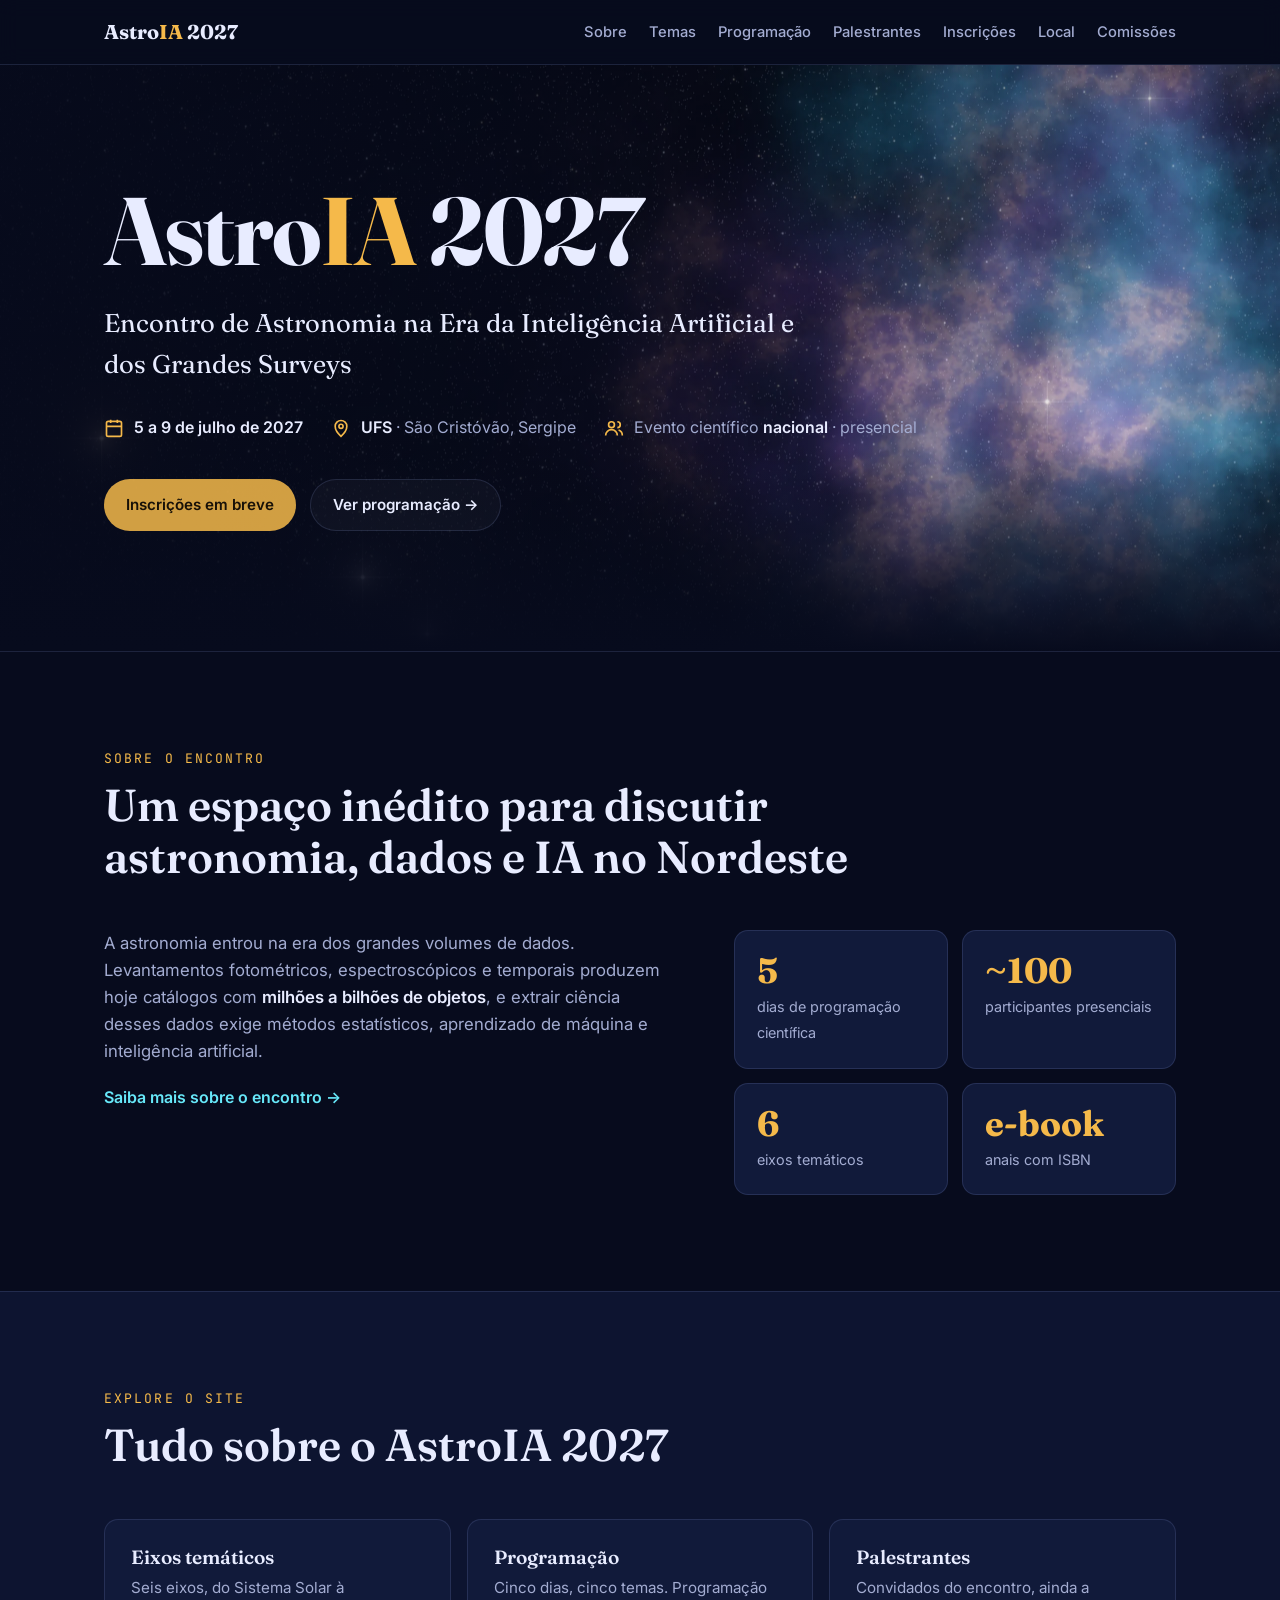
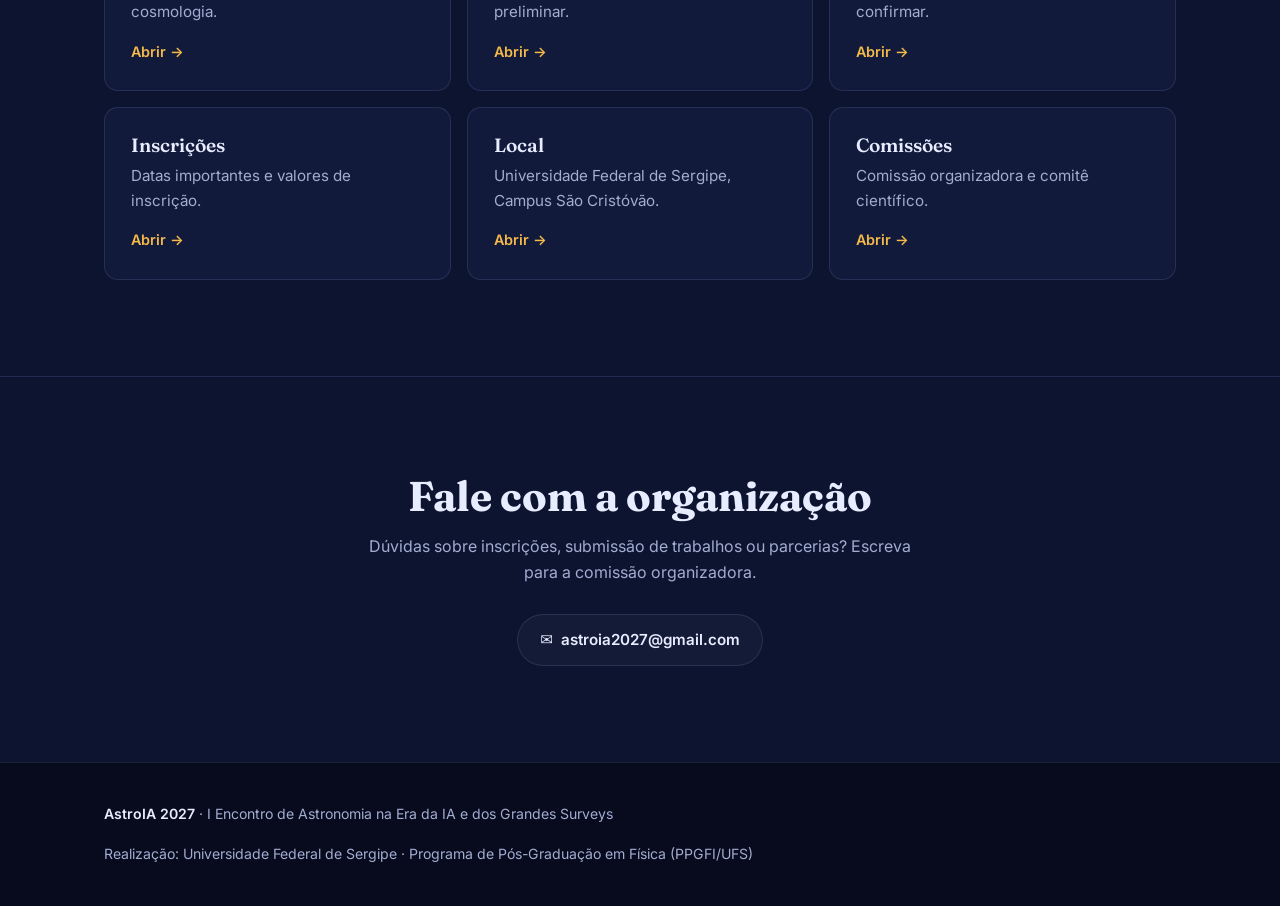
<file: index.html>
<!DOCTYPE html>
<html lang="pt-BR">
<head>
  <meta charset="UTF-8">
  <meta name="viewport" content="width=device-width, initial-scale=1">
  <title>AstroIA 2027 · Astronomia na Era da IA e dos Grandes Surveys</title>
  <meta name="description" content="I Encontro de Astronomia na Era da Inteligência Artificial e dos Grandes Surveys. 5 a 9 de julho de 2027, Universidade Federal de Sergipe, São Cristóvão/SE.">
  <meta property="og:title" content="AstroIA 2027">
  <meta property="og:description" content="I Encontro de Astronomia na Era da Inteligência Artificial e dos Grandes Surveys. 5 a 9 de julho de 2027, Universidade Federal de Sergipe, São Cristóvão/SE.">
  <meta property="og:type" content="website">
  <meta property="og:url" content="https://astroia2027.github.io/">
  <link rel="icon" href="data:image/svg+xml,<svg xmlns='http://www.w3.org/2000/svg' viewBox='0 0 64 64'><circle cx='32' cy='32' r='30' fill='%230b1026'/><circle cx='32' cy='32' r='9' fill='%23f5b94a'/><ellipse cx='32' cy='32' rx='24' ry='8' fill='none' stroke='%2367e8f9' stroke-width='3' transform='rotate(-25 32 32)'/></svg>">
  <link rel="preconnect" href="https://fonts.googleapis.com">
  <link rel="preconnect" href="https://fonts.gstatic.com" crossorigin>
  <link href="https://fonts.googleapis.com/css2?family=Fraunces:opsz,wght@9..144,400;9..144,600;9..144,700&family=Inter:wght@400;500;600&family=JetBrains+Mono:wght@400;500&display=swap" rel="stylesheet">
  <link rel="preload" as="image" href="/assets/img/bg/hero-nebulosa.webp" type="image/webp">
  <link rel="stylesheet" href="/assets/css/style.css">
  <script src="/assets/js/main.js" defer></script>
</head>
<body>

  <nav aria-label="Navegação principal">
    <div class="wrap">
      <a href="/" class="brand">Astro<span>IA</span> 2027</a>
      <button class="menu-btn" aria-label="Abrir menu" aria-expanded="false" aria-controls="menu">☰</button>
      <ul class="nav-links" id="menu">
        <li><a href="/sobre/">Sobre</a></li>
        <li><a href="/temas/">Temas</a></li>
        <li><a href="/programacao/">Programação</a></li>
        <li><a href="/palestrantes/">Palestrantes</a></li>
        <li><a href="/inscricoes/">Inscrições</a></li>
        <li><a href="/local/">Local</a></li>
        <li><a href="/comissoes/">Comissões</a></li>
      </ul>
    </div>
  </nav>

  <header class="hero" id="topo">
    <div class="wrap">
      <h1>Astro<em>IA</em> 2027</h1>
      <p class="subtitle">Encontro de Astronomia na Era da Inteligência Artificial e dos Grandes Surveys</p>

      <div class="facts">
        <div>
          <svg width="20" height="20" viewBox="0 0 24 24" fill="none" stroke="currentColor" stroke-width="2"><rect x="3" y="4" width="18" height="18" rx="2"/><path d="M16 2v4M8 2v4M3 10h18"/></svg>
          <span><strong>5 a 9 de julho de 2027</strong></span>
        </div>
        <div>
          <svg width="20" height="20" viewBox="0 0 24 24" fill="none" stroke="currentColor" stroke-width="2"><path d="M12 22s7-6.2 7-12a7 7 0 1 0-14 0c0 5.8 7 12 7 12z"/><circle cx="12" cy="10" r="2.5"/></svg>
          <span><strong>UFS</strong> · São Cristóvão, Sergipe</span>
        </div>
        <div>
          <svg width="20" height="20" viewBox="0 0 24 24" fill="none" stroke="currentColor" stroke-width="2"><circle cx="9" cy="8" r="3.5"/><path d="M2 21c0-3.9 3.1-7 7-7s7 3.1 7 7"/><path d="M16 4.5a3.5 3.5 0 0 1 0 7M22 21c0-3-1.8-5.5-4.5-6.5"/></svg>
          <span>Evento científico <strong>nacional</strong> · presencial</span>
        </div>
      </div>

      <div class="cta">
        <a class="btn btn-primary" href="/inscricoes/" aria-disabled="true">Inscrições em breve</a>
        <a class="btn btn-ghost" href="/programacao/">Ver programação →</a>
      </div>
    </div>
  </header>

  <main>

    <section id="sobre">
      <div class="wrap">
        <div class="section-head">
          <span class="kicker mono">Sobre o encontro</span>
          <h2>Um espaço inédito para discutir astronomia, dados e IA no Nordeste</h2>
        </div>
        <div class="about-grid">
          <div>
            <p>A astronomia entrou na era dos grandes volumes de dados. Levantamentos fotométricos, espectroscópicos e temporais produzem hoje catálogos com <strong>milhões a bilhões de objetos</strong>, e extrair ciência desses dados exige métodos estatísticos, aprendizado de máquina e inteligência artificial.</p>
            <a class="more" href="/sobre/">Saiba mais sobre o encontro →</a>
          </div>
          <div class="stats">
            <div class="stat"><b>5</b><span>dias de programação científica</span></div>
            <div class="stat"><b>~100</b><span>participantes presenciais</span></div>
            <div class="stat"><b>6</b><span>eixos temáticos</span></div>
            <div class="stat"><b>e-book</b><span>anais com ISBN</span></div>
          </div>
        </div>
      </div>
    </section>

    <section id="explore" class="alt">
      <div class="wrap">
        <div class="section-head">
          <span class="kicker mono">Explore o site</span>
          <h2>Tudo sobre o AstroIA 2027</h2>
        </div>
        <div class="cards">
          <a class="card" href="/temas/"><h3>Eixos temáticos</h3><p>Seis eixos, do Sistema Solar à cosmologia.</p><span class="go">Abrir →</span></a>
          <a class="card" href="/programacao/"><h3>Programação</h3><p>Cinco dias, cinco temas. Programação preliminar.</p><span class="go">Abrir →</span></a>
          <a class="card" href="/palestrantes/"><h3>Palestrantes</h3><p>Convidados do encontro, ainda a confirmar.</p><span class="go">Abrir →</span></a>
          <a class="card" href="/inscricoes/"><h3>Inscrições</h3><p>Datas importantes e valores de inscrição.</p><span class="go">Abrir →</span></a>
          <a class="card" href="/local/"><h3>Local</h3><p>Universidade Federal de Sergipe, Campus São Cristóvão.</p><span class="go">Abrir →</span></a>
          <a class="card" href="/comissoes/"><h3>Comissões</h3><p>Comissão organizadora e comitê científico.</p><span class="go">Abrir →</span></a>
        </div>
      </div>
    </section>

    <section class="contact alt" id="contato">
      <div class="wrap">
        <h2>Fale com a organização</h2>
        <p>Dúvidas sobre inscrições, submissão de trabalhos ou parcerias? Escreva para a comissão organizadora.</p>
        <p class="email">✉&nbsp; astroia2027@gmail.com</p>
      </div>
    </section>

  </main>

  <footer>
    <div class="wrap">
      <div><strong>AstroIA 2027</strong> · I Encontro de Astronomia na Era da IA e dos Grandes Surveys</div>
      <div>Realização: Universidade Federal de Sergipe · Programa de Pós-Graduação em Física (PPGFI/UFS)</div>
    </div>
  </footer>

</body>
</html>
</file>
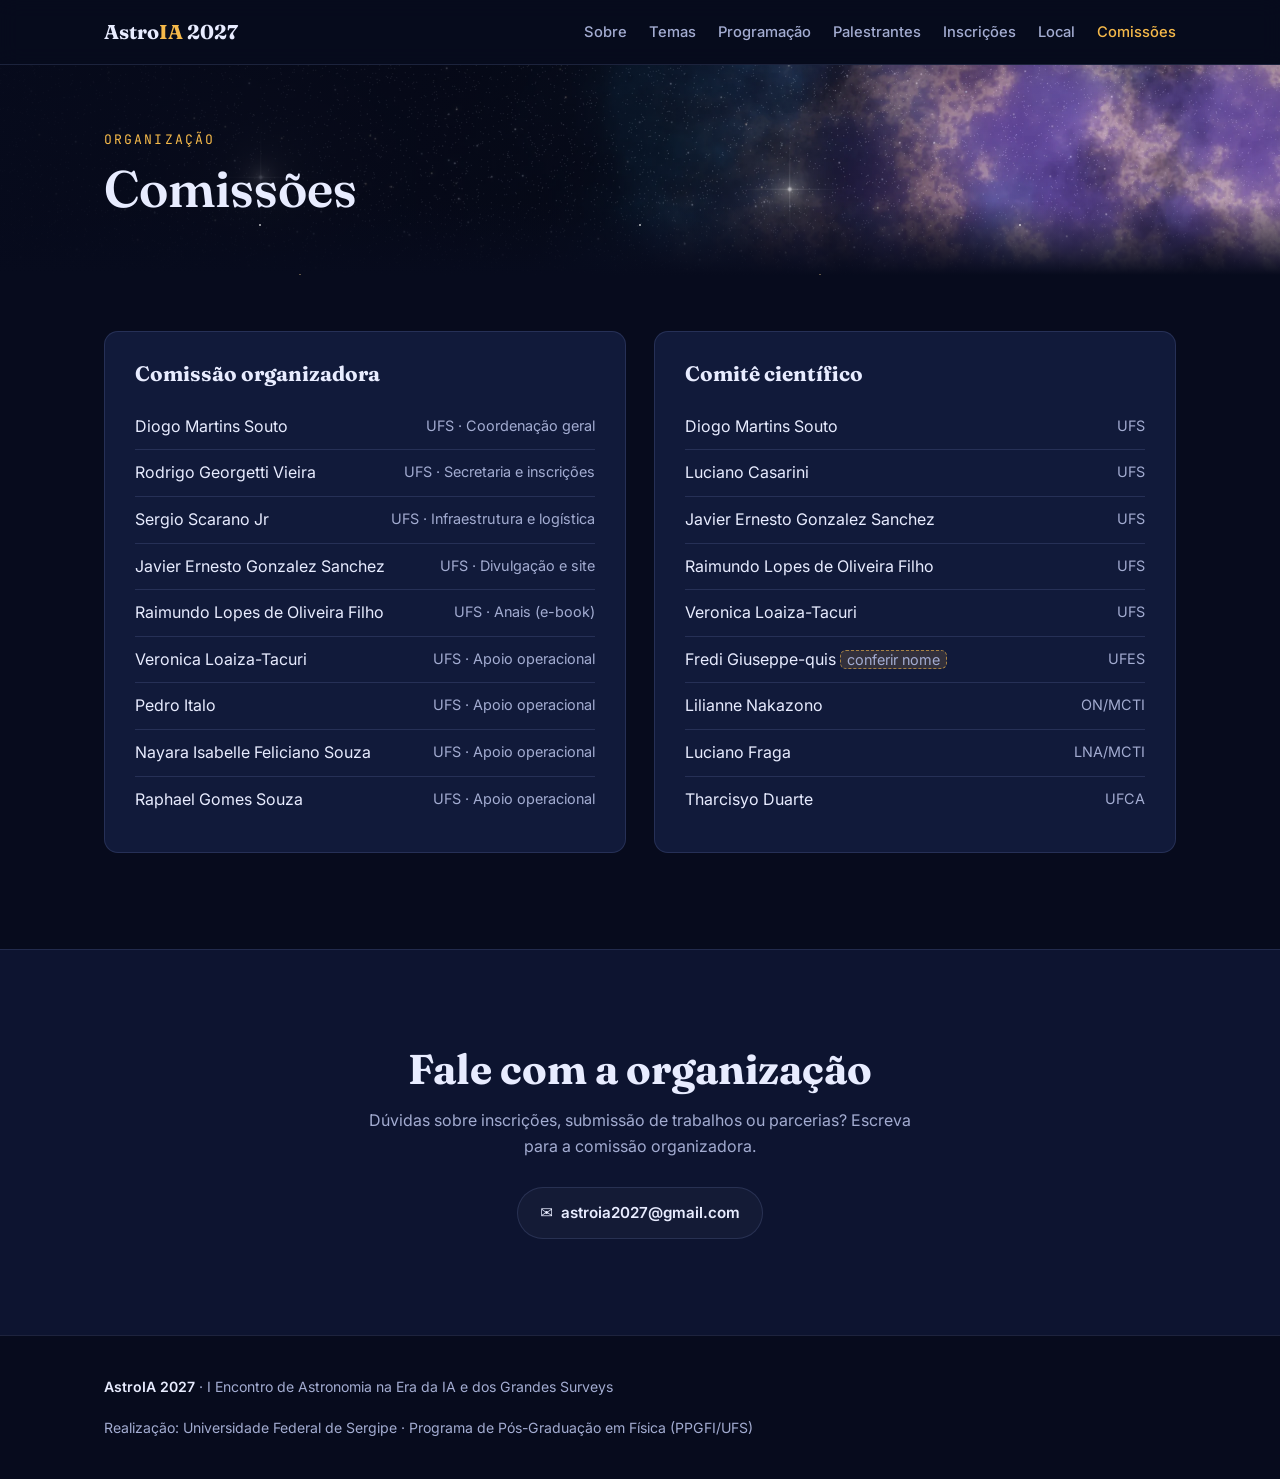
<file: comissoes/index.html>
<!DOCTYPE html>
<html lang="pt-BR">
<head>
  <meta charset="UTF-8">
  <meta name="viewport" content="width=device-width, initial-scale=1">
  <title>Comissões · AstroIA 2027</title>
  <meta name="description" content="Comissão organizadora e comitê científico do AstroIA 2027.">
  <meta property="og:title" content="Comissões · AstroIA 2027">
  <meta property="og:description" content="Comissão organizadora e comitê científico do AstroIA 2027.">
  <meta property="og:type" content="website">
  <meta property="og:url" content="https://astroia2027.github.io/comissoes/">
  <link rel="icon" href="data:image/svg+xml,<svg xmlns='http://www.w3.org/2000/svg' viewBox='0 0 64 64'><circle cx='32' cy='32' r='30' fill='%230b1026'/><circle cx='32' cy='32' r='9' fill='%23f5b94a'/><ellipse cx='32' cy='32' rx='24' ry='8' fill='none' stroke='%2367e8f9' stroke-width='3' transform='rotate(-25 32 32)'/></svg>">
  <link rel="preconnect" href="https://fonts.googleapis.com">
  <link rel="preconnect" href="https://fonts.gstatic.com" crossorigin>
  <link href="https://fonts.googleapis.com/css2?family=Fraunces:opsz,wght@9..144,400;9..144,600;9..144,700&family=Inter:wght@400;500;600&family=JetBrains+Mono:wght@400;500&display=swap" rel="stylesheet">
  <link rel="stylesheet" href="/assets/css/style.css">
  <script src="/assets/js/main.js" defer></script>
</head>
<body>

  <nav aria-label="Navegação principal">
    <div class="wrap">
      <a href="/" class="brand">Astro<span>IA</span> 2027</a>
      <button class="menu-btn" aria-label="Abrir menu" aria-expanded="false" aria-controls="menu">☰</button>
      <ul class="nav-links" id="menu">
        <li><a href="/sobre/">Sobre</a></li>
        <li><a href="/temas/">Temas</a></li>
        <li><a href="/programacao/">Programação</a></li>
        <li><a href="/palestrantes/">Palestrantes</a></li>
        <li><a href="/inscricoes/">Inscrições</a></li>
        <li><a href="/local/">Local</a></li>
        <li><a href="/comissoes/" aria-current="page">Comissões</a></li>
      </ul>
    </div>
  </nav>

  <header class="page-hero">
    <div class="stars" aria-hidden="true"></div>
    <div class="wrap">
      <span class="kicker mono">Organização</span>
      <h1>Comissões</h1>
    </div>
  </header>

  <main>

    <section id="comissoes">
      <div class="wrap">
        <div class="committees">
          <div class="committee">
            <h3>Comissão organizadora</h3>
            <ul>
              <li><span>Diogo Martins Souto</span><span>UFS · Coordenação geral</span></li>
              <li><span>Rodrigo Georgetti Vieira</span><span>UFS · Secretaria e inscrições</span></li>
              <li><span>Sergio Scarano Jr</span><span>UFS · Infraestrutura e logística</span></li>
              <li><span>Javier Ernesto Gonzalez Sanchez</span><span>UFS · Divulgação e site</span></li>
              <li><span>Raimundo Lopes de Oliveira Filho</span><span>UFS · Anais (e-book)</span></li>
              <li><span>Veronica Loaiza-Tacuri</span><span>UFS · Apoio operacional</span></li>
              <li><span>Pedro Italo</span><span>UFS · Apoio operacional</span></li>
              <li><span>Nayara Isabelle Feliciano Souza</span><span>UFS · Apoio operacional</span></li>
              <li><span>Raphael Gomes Souza</span><span>UFS · Apoio operacional</span></li>
            </ul>
          </div>
          <div class="committee">
            <h3>Comitê científico</h3>
            <ul>
              <li><span>Diogo Martins Souto</span><span>UFS</span></li>
              <li><span>Luciano Casarini</span><span>UFS</span></li>
              <li><span>Javier Ernesto Gonzalez Sanchez</span><span>UFS</span></li>
              <li><span>Raimundo Lopes de Oliveira Filho</span><span>UFS</span></li>
              <li><span>Veronica Loaiza-Tacuri</span><span>UFS</span></li>
              <li><span>Fredi Giuseppe-quis <span class="todo">conferir nome</span></span><span>UFES</span></li>
              <li><span>Lilianne Nakazono</span><span>ON/MCTI</span></li>
              <li><span>Luciano Fraga</span><span>LNA/MCTI</span></li>
              <li><span>Tharcisyo Duarte</span><span>UFCA</span></li>
            </ul>
          </div>
        </div>
      </div>
    </section>

    <section class="contact alt" id="contato">
      <div class="wrap">
        <h2>Fale com a organização</h2>
        <p>Dúvidas sobre inscrições, submissão de trabalhos ou parcerias? Escreva para a comissão organizadora.</p>
        <p class="email">✉&nbsp; astroia2027@gmail.com</p>
      </div>
    </section>

  </main>

  <footer>
    <div class="wrap">
      <div><strong>AstroIA 2027</strong> · I Encontro de Astronomia na Era da IA e dos Grandes Surveys</div>
      <div>Realização: Universidade Federal de Sergipe · Programa de Pós-Graduação em Física (PPGFI/UFS)</div>
    </div>
  </footer>

</body>
</html>
</file>
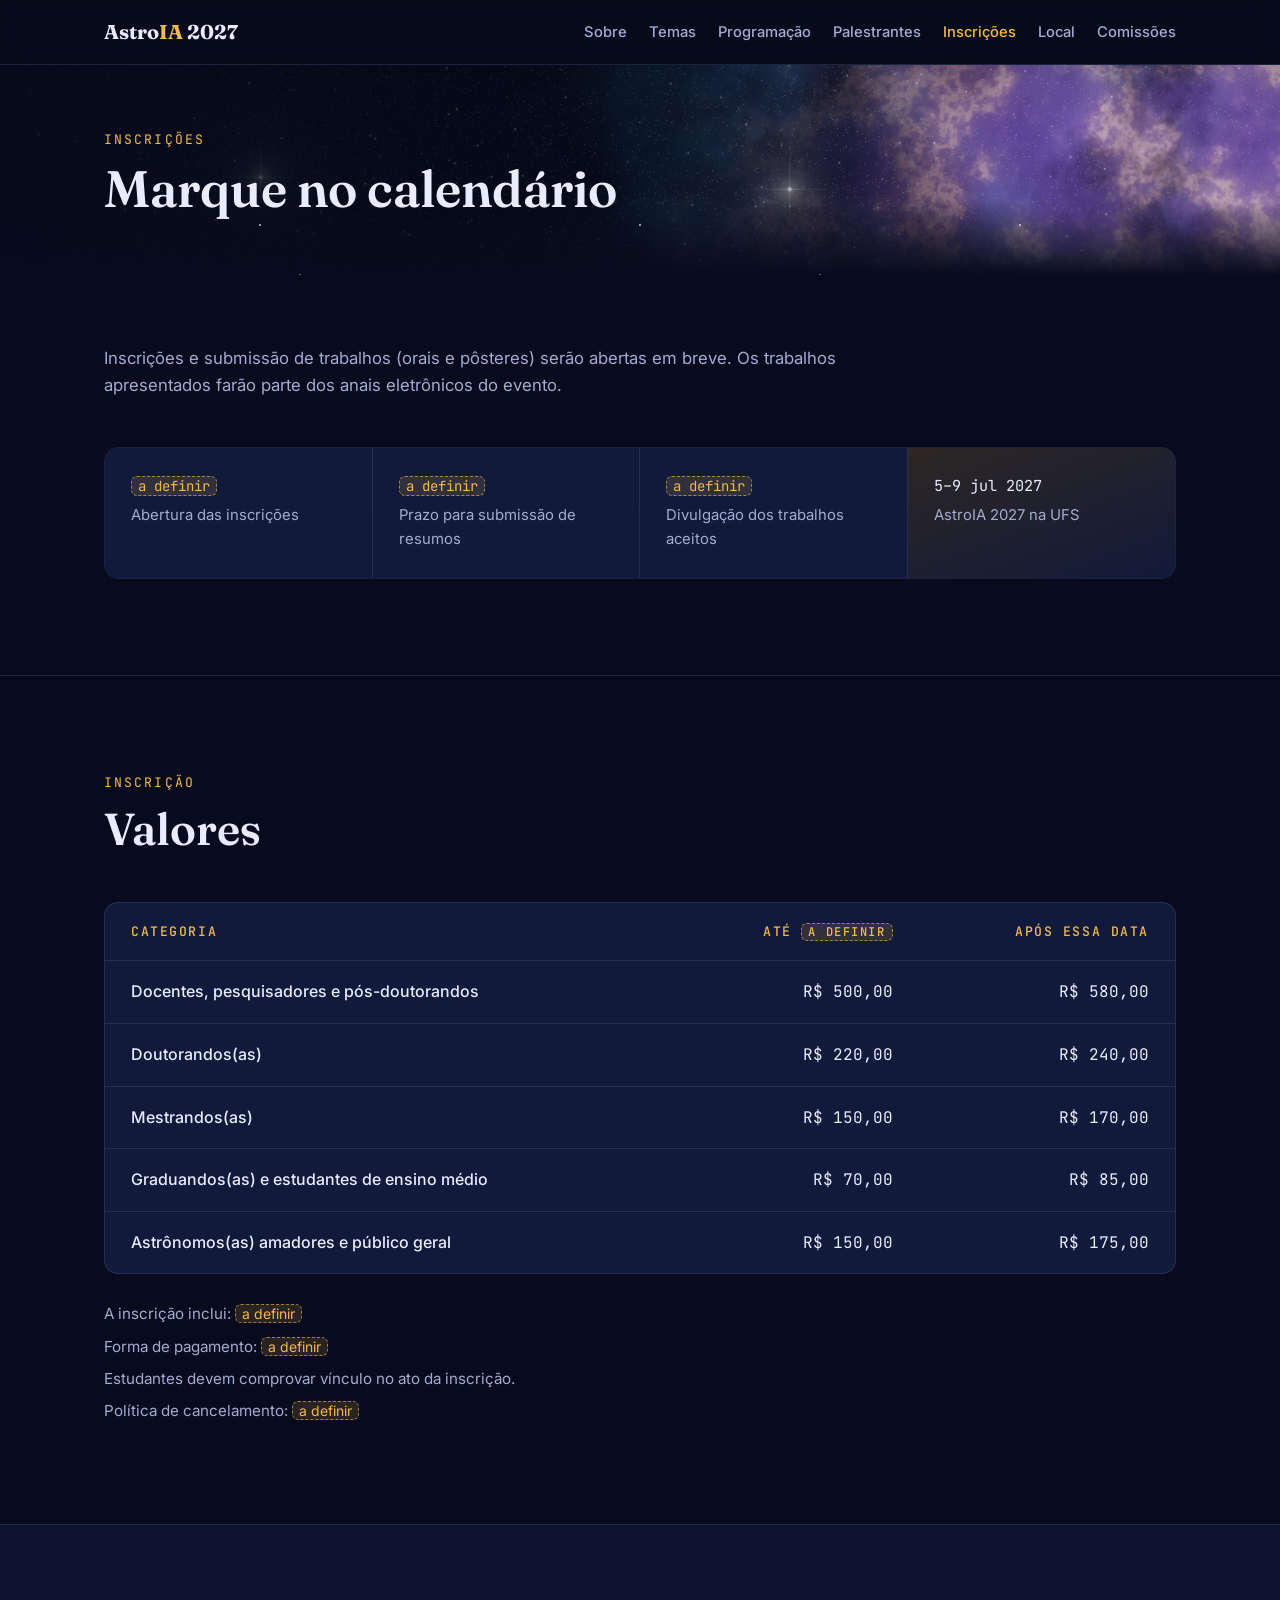
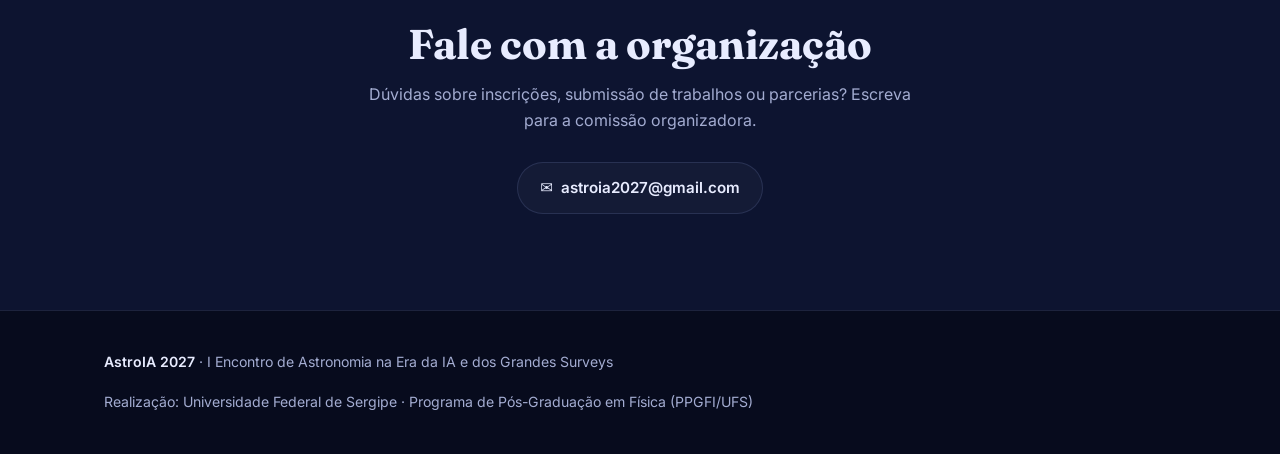
<file: datas/index.html>
<!DOCTYPE html>
<html lang="pt-BR">
<head>
  <meta charset="UTF-8">
  <meta name="viewport" content="width=device-width, initial-scale=1">
  <title>Redirecionando… · AstroIA 2027</title>
  <meta name="robots" content="noindex">
  <link rel="canonical" href="https://astroia2027.github.io/inscricoes/">
  <meta http-equiv="refresh" content="0; url=/inscricoes/">
  <script>location.replace('/inscricoes/');</script>
</head>
<body>
  <p>Esta página mudou. <a href="/inscricoes/">Ir para Inscrições</a>.</p>
</body>
</html>
</file>
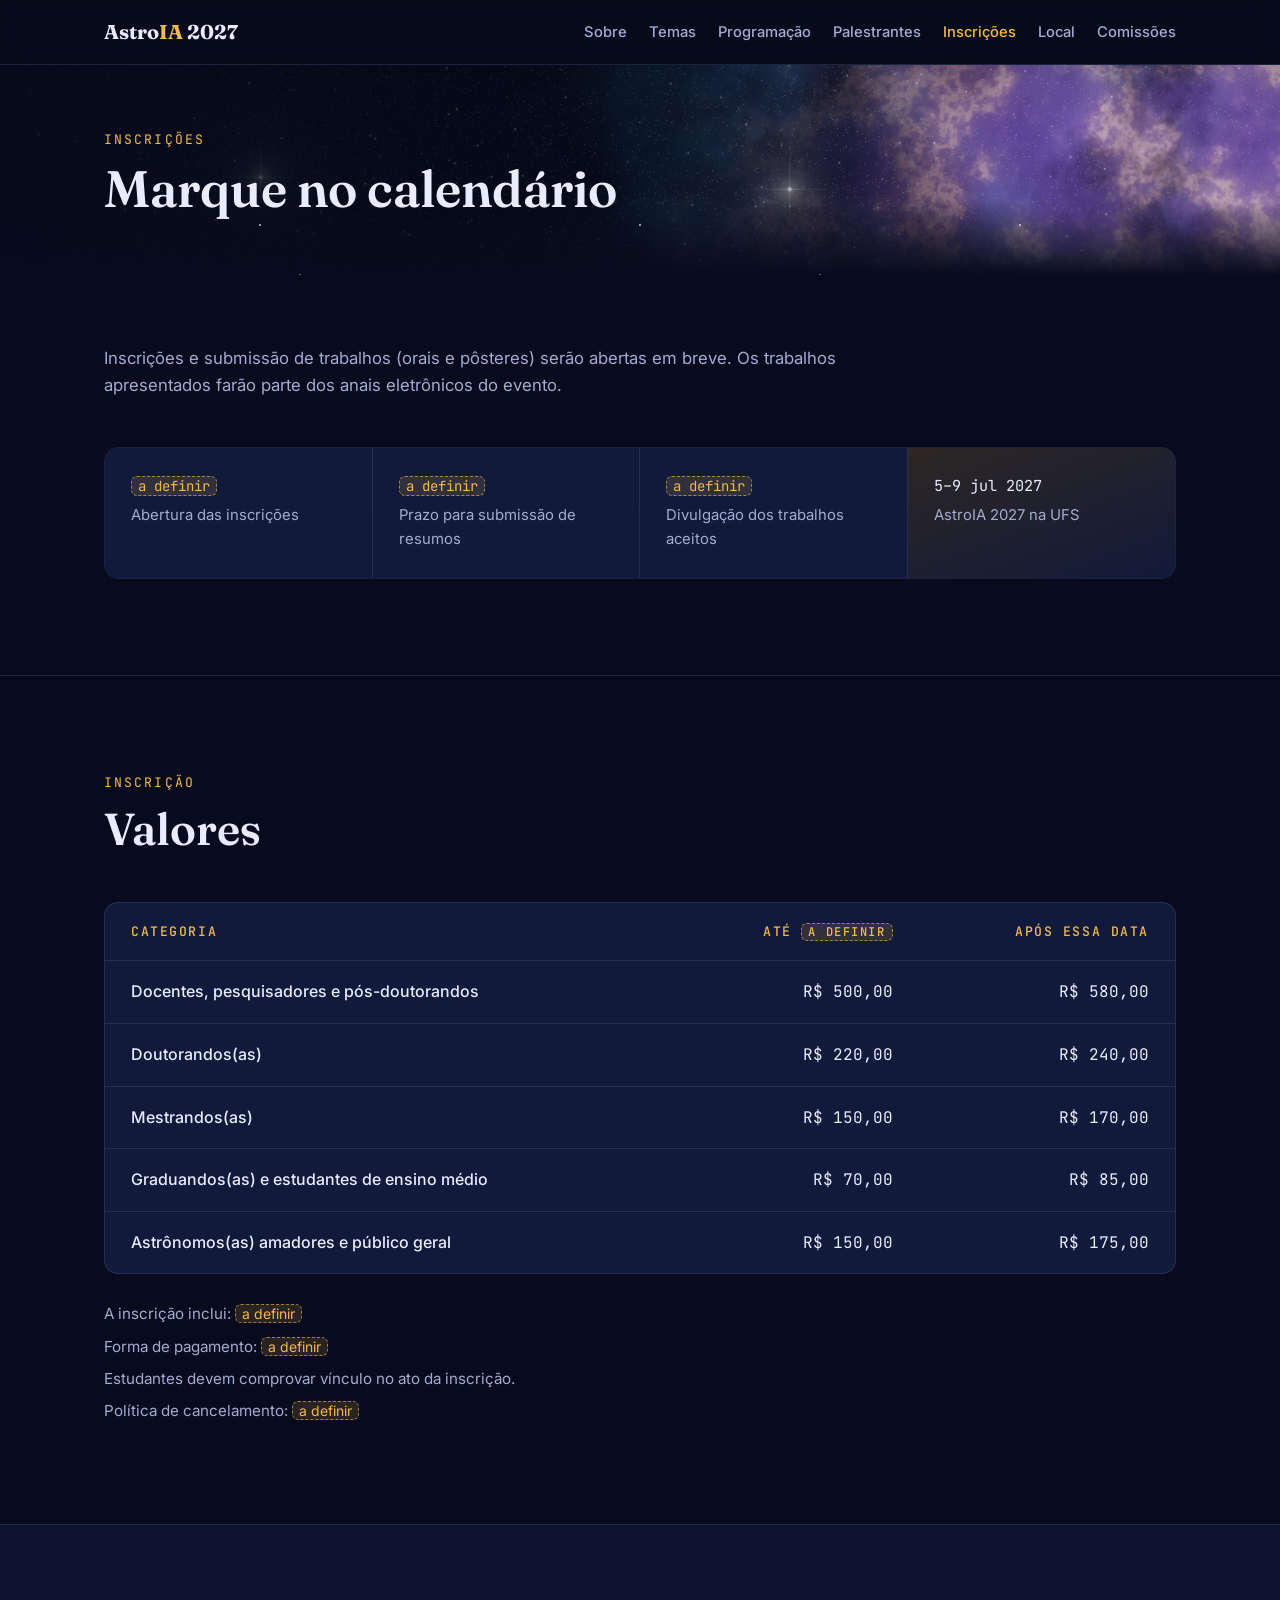
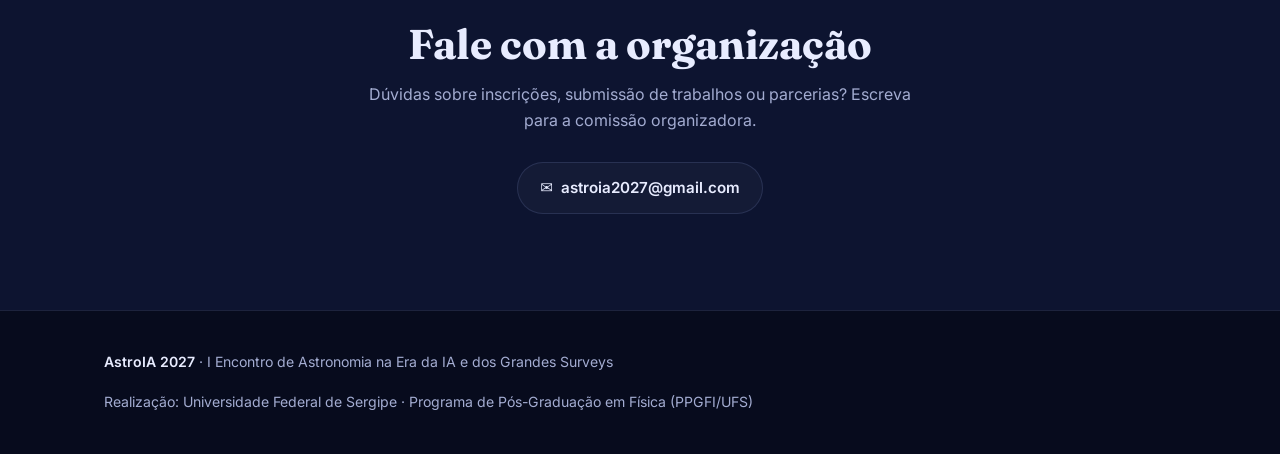
<file: inscricoes/index.html>
<!DOCTYPE html>
<html lang="pt-BR">
<head>
  <meta charset="UTF-8">
  <meta name="viewport" content="width=device-width, initial-scale=1">
  <title>Inscrições · AstroIA 2027</title>
  <meta name="description" content="Inscrições do AstroIA 2027: datas importantes e valores de inscrição por categoria. Evento de 5 a 9 de julho de 2027, na UFS.">
  <meta property="og:title" content="Inscrições · AstroIA 2027">
  <meta property="og:description" content="Inscrições do AstroIA 2027: datas importantes e valores de inscrição por categoria. Evento de 5 a 9 de julho de 2027, na UFS.">
  <meta property="og:type" content="website">
  <meta property="og:url" content="https://astroia2027.github.io/inscricoes/">
  <link rel="icon" href="data:image/svg+xml,<svg xmlns='http://www.w3.org/2000/svg' viewBox='0 0 64 64'><circle cx='32' cy='32' r='30' fill='%230b1026'/><circle cx='32' cy='32' r='9' fill='%23f5b94a'/><ellipse cx='32' cy='32' rx='24' ry='8' fill='none' stroke='%2367e8f9' stroke-width='3' transform='rotate(-25 32 32)'/></svg>">
  <link rel="preconnect" href="https://fonts.googleapis.com">
  <link rel="preconnect" href="https://fonts.gstatic.com" crossorigin>
  <link href="https://fonts.googleapis.com/css2?family=Fraunces:opsz,wght@9..144,400;9..144,600;9..144,700&family=Inter:wght@400;500;600&family=JetBrains+Mono:wght@400;500&display=swap" rel="stylesheet">
  <link rel="stylesheet" href="/assets/css/style.css">
  <script src="/assets/js/main.js" defer></script>
</head>
<body>

  <nav aria-label="Navegação principal">
    <div class="wrap">
      <a href="/" class="brand">Astro<span>IA</span> 2027</a>
      <button class="menu-btn" aria-label="Abrir menu" aria-expanded="false" aria-controls="menu">☰</button>
      <ul class="nav-links" id="menu">
        <li><a href="/sobre/">Sobre</a></li>
        <li><a href="/temas/">Temas</a></li>
        <li><a href="/programacao/">Programação</a></li>
        <li><a href="/palestrantes/">Palestrantes</a></li>
        <li><a href="/inscricoes/" aria-current="page">Inscrições</a></li>
        <li><a href="/local/">Local</a></li>
        <li><a href="/comissoes/">Comissões</a></li>
      </ul>
    </div>
  </nav>

  <header class="page-hero">
    <div class="stars" aria-hidden="true"></div>
    <div class="wrap">
      <span class="kicker mono">Inscrições</span>
      <h1>Marque no calendário</h1>
    </div>
  </header>

  <main>

    <section id="datas">
      <div class="wrap">
        <div class="section-head">
          <p>Inscrições e submissão de trabalhos (orais e pôsteres) serão abertas em breve. Os trabalhos apresentados farão parte dos anais eletrônicos do evento.</p>
        </div>
        <div class="timeline">
          <div class="tl"><div class="d"><span class="todo">a definir</span></div><div class="l">Abertura das inscrições</div></div>
          <div class="tl"><div class="d"><span class="todo">a definir</span></div><div class="l">Prazo para submissão de resumos</div></div>
          <div class="tl"><div class="d"><span class="todo">a definir</span></div><div class="l">Divulgação dos trabalhos aceitos</div></div>
          <div class="tl"><div class="d">5–9 jul 2027</div><div class="l">AstroIA 2027 na UFS</div></div>
        </div>
      </div>
    </section>

    <section id="valores">
      <div class="wrap">
        <div class="section-head">
          <span class="kicker mono">Inscrição</span>
          <h2>Valores</h2>
        </div>
        <div class="price-table">
          <table>
            <caption class="sr-only">Valores de inscrição por categoria</caption>
            <thead>
              <tr><th scope="col">Categoria</th><th scope="col">Até <span class="todo">a definir</span></th><th scope="col">Após essa data</th></tr>
            </thead>
            <tbody>
              <tr><th scope="row">Docentes, pesquisadores e pós-doutorandos</th><td data-label="Até a data limite (a definir)">R$ 500,00</td><td data-label="Após essa data">R$ 580,00</td></tr>
              <tr><th scope="row">Doutorandos(as)</th><td data-label="Até a data limite (a definir)">R$ 220,00</td><td data-label="Após essa data">R$ 240,00</td></tr>
              <tr><th scope="row">Mestrandos(as)</th><td data-label="Até a data limite (a definir)">R$ 150,00</td><td data-label="Após essa data">R$ 170,00</td></tr>
              <tr><th scope="row">Graduandos(as) e estudantes de ensino médio</th><td data-label="Até a data limite (a definir)">R$ 70,00</td><td data-label="Após essa data">R$ 85,00</td></tr>
              <tr><th scope="row">Astrônomos(as) amadores e público geral</th><td data-label="Até a data limite (a definir)">R$ 150,00</td><td data-label="Após essa data">R$ 175,00</td></tr>
            </tbody>
          </table>
        </div>
        <ul class="notes">
          <li>A inscrição inclui: <span class="todo">a definir</span></li>
          <li>Forma de pagamento: <span class="todo">a definir</span></li>
          <li>Estudantes devem comprovar vínculo no ato da inscrição.</li>
          <li>Política de cancelamento: <span class="todo">a definir</span></li>
        </ul>
      </div>
    </section>

    <section class="contact alt" id="contato">
      <div class="wrap">
        <h2>Fale com a organização</h2>
        <p>Dúvidas sobre inscrições, submissão de trabalhos ou parcerias? Escreva para a comissão organizadora.</p>
        <p class="email">✉&nbsp; astroia2027@gmail.com</p>
      </div>
    </section>

  </main>

  <footer>
    <div class="wrap">
      <div><strong>AstroIA 2027</strong> · I Encontro de Astronomia na Era da IA e dos Grandes Surveys</div>
      <div>Realização: Universidade Federal de Sergipe · Programa de Pós-Graduação em Física (PPGFI/UFS)</div>
    </div>
  </footer>

</body>
</html>
</file>
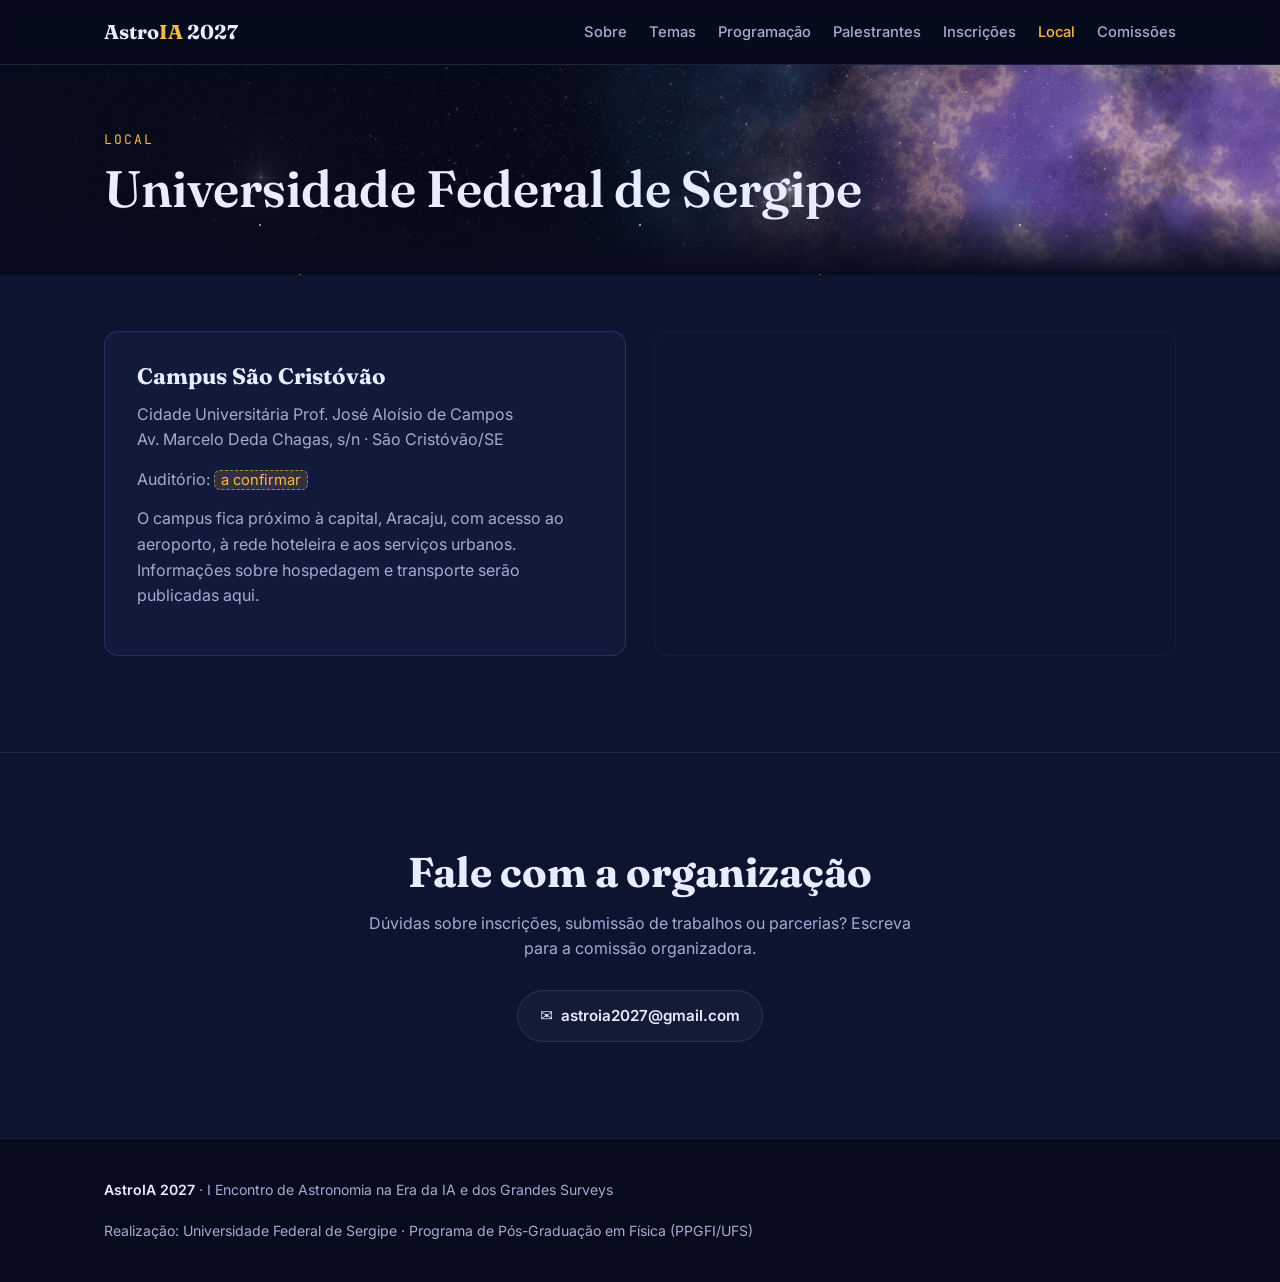
<file: local/index.html>
<!DOCTYPE html>
<html lang="pt-BR">
<head>
  <meta charset="UTF-8">
  <meta name="viewport" content="width=device-width, initial-scale=1">
  <title>Local · AstroIA 2027</title>
  <meta name="description" content="Local do AstroIA 2027: Universidade Federal de Sergipe, Campus São Cristóvão, Av. Marcelo Deda Chagas, s/n, São Cristóvão/SE.">
  <meta property="og:title" content="Local · AstroIA 2027">
  <meta property="og:description" content="Local do AstroIA 2027: Universidade Federal de Sergipe, Campus São Cristóvão, Av. Marcelo Deda Chagas, s/n, São Cristóvão/SE.">
  <meta property="og:type" content="website">
  <meta property="og:url" content="https://astroia2027.github.io/local/">
  <link rel="icon" href="data:image/svg+xml,<svg xmlns='http://www.w3.org/2000/svg' viewBox='0 0 64 64'><circle cx='32' cy='32' r='30' fill='%230b1026'/><circle cx='32' cy='32' r='9' fill='%23f5b94a'/><ellipse cx='32' cy='32' rx='24' ry='8' fill='none' stroke='%2367e8f9' stroke-width='3' transform='rotate(-25 32 32)'/></svg>">
  <link rel="preconnect" href="https://fonts.googleapis.com">
  <link rel="preconnect" href="https://fonts.gstatic.com" crossorigin>
  <link href="https://fonts.googleapis.com/css2?family=Fraunces:opsz,wght@9..144,400;9..144,600;9..144,700&family=Inter:wght@400;500;600&family=JetBrains+Mono:wght@400;500&display=swap" rel="stylesheet">
  <link rel="stylesheet" href="/assets/css/style.css">
  <script src="/assets/js/main.js" defer></script>
</head>
<body>

  <nav aria-label="Navegação principal">
    <div class="wrap">
      <a href="/" class="brand">Astro<span>IA</span> 2027</a>
      <button class="menu-btn" aria-label="Abrir menu" aria-expanded="false" aria-controls="menu">☰</button>
      <ul class="nav-links" id="menu">
        <li><a href="/sobre/">Sobre</a></li>
        <li><a href="/temas/">Temas</a></li>
        <li><a href="/programacao/">Programação</a></li>
        <li><a href="/palestrantes/">Palestrantes</a></li>
        <li><a href="/inscricoes/">Inscrições</a></li>
        <li><a href="/local/" aria-current="page">Local</a></li>
        <li><a href="/comissoes/">Comissões</a></li>
      </ul>
    </div>
  </nav>

  <header class="page-hero">
    <div class="stars" aria-hidden="true"></div>
    <div class="wrap">
      <span class="kicker mono">Local</span>
      <h1>Universidade Federal de Sergipe</h1>
    </div>
  </header>

  <main>

    <section id="local" class="alt">
      <div class="wrap">
        <div class="venue">
          <div class="venue-info">
            <h3>Campus São Cristóvão</h3>
            <p>Cidade Universitária Prof. José Aloísio de Campos<br>Av. Marcelo Deda Chagas, s/n · São Cristóvão/SE</p>
            <p>Auditório: <span class="todo">a confirmar</span></p>
            <p>O campus fica próximo à capital, Aracaju, com acesso ao aeroporto, à rede hoteleira e aos serviços urbanos. Informações sobre hospedagem e transporte serão publicadas aqui.</p>
          </div>
          <iframe title="Mapa da UFS, Campus São Cristóvão" loading="lazy" referrerpolicy="no-referrer-when-downgrade"
            src="https://www.google.com/maps?q=Universidade+Federal+de+Sergipe+S%C3%A3o+Crist%C3%B3v%C3%A3o&output=embed"></iframe>
        </div>
      </div>
    </section>

    <section class="contact alt" id="contato">
      <div class="wrap">
        <h2>Fale com a organização</h2>
        <p>Dúvidas sobre inscrições, submissão de trabalhos ou parcerias? Escreva para a comissão organizadora.</p>
        <p class="email">✉&nbsp; astroia2027@gmail.com</p>
      </div>
    </section>

  </main>

  <footer>
    <div class="wrap">
      <div><strong>AstroIA 2027</strong> · I Encontro de Astronomia na Era da IA e dos Grandes Surveys</div>
      <div>Realização: Universidade Federal de Sergipe · Programa de Pós-Graduação em Física (PPGFI/UFS)</div>
    </div>
  </footer>

</body>
</html>
</file>
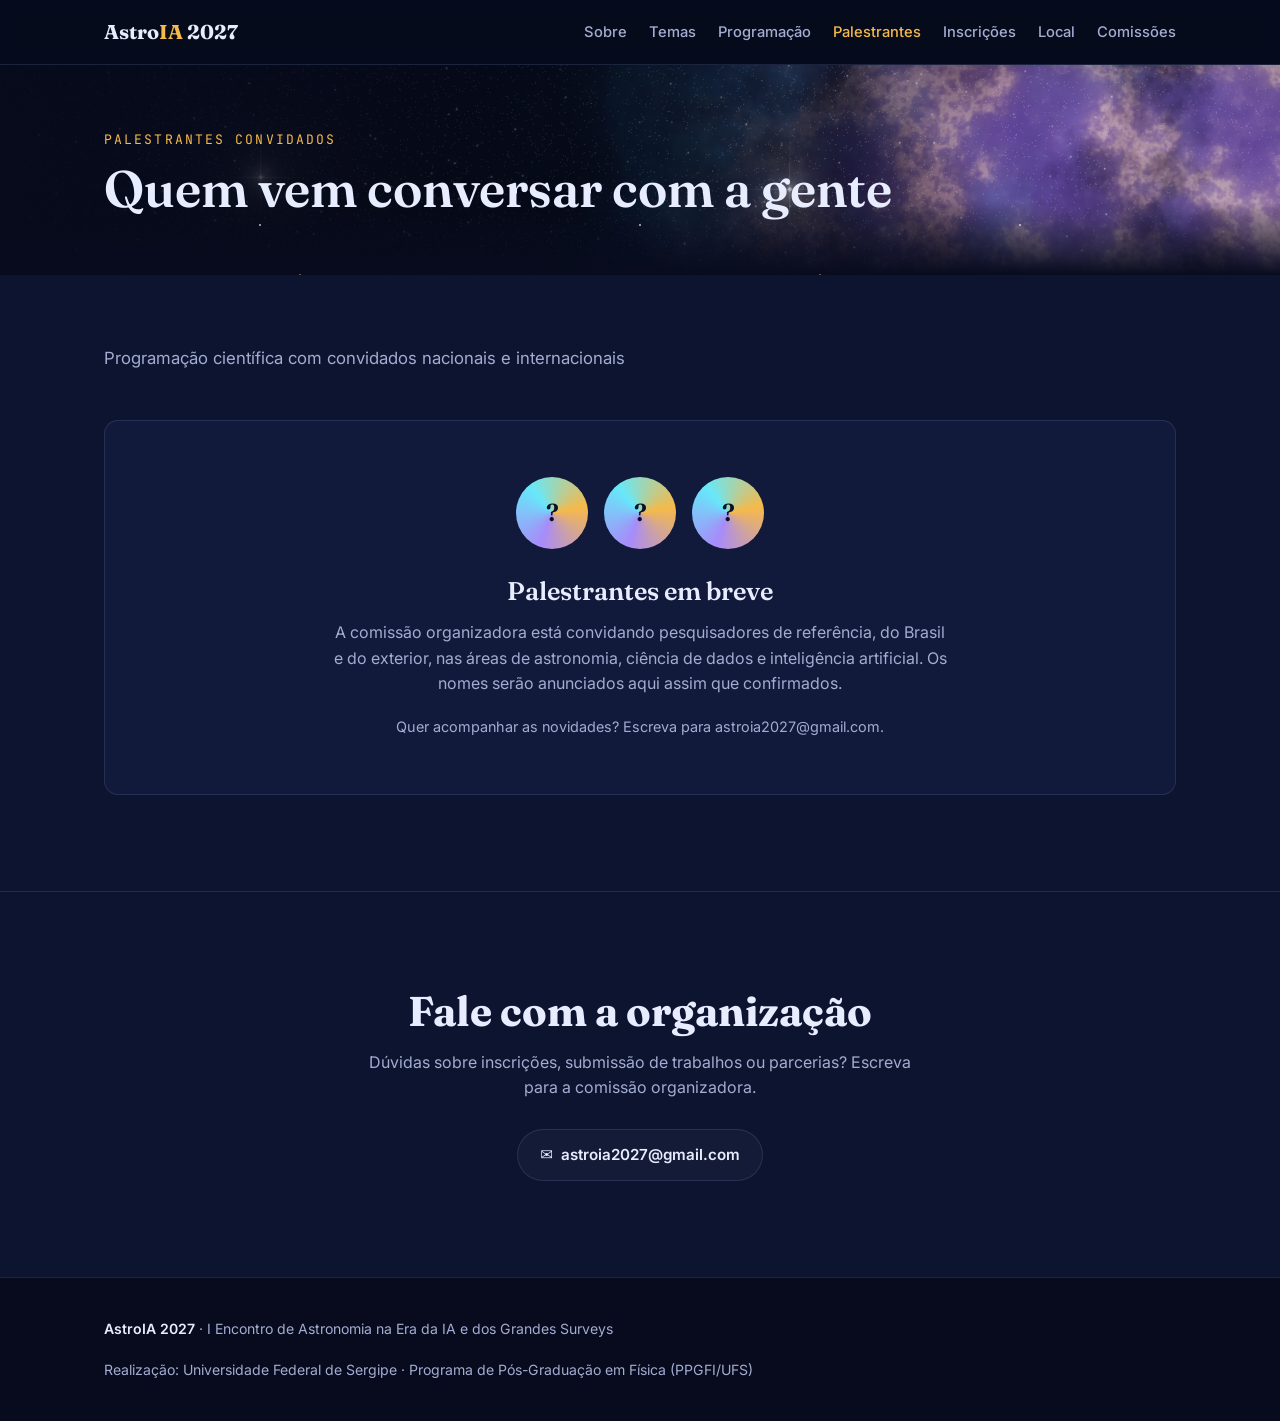
<file: palestrantes/index.html>
<!DOCTYPE html>
<html lang="pt-BR">
<head>
  <meta charset="UTF-8">
  <meta name="viewport" content="width=device-width, initial-scale=1">
  <title>Palestrantes · AstroIA 2027</title>
  <meta name="description" content="Palestrantes convidados do AstroIA 2027, ainda a confirmar.">
  <meta property="og:title" content="Palestrantes · AstroIA 2027">
  <meta property="og:description" content="Palestrantes convidados do AstroIA 2027, ainda a confirmar.">
  <meta property="og:type" content="website">
  <meta property="og:url" content="https://astroia2027.github.io/palestrantes/">
  <link rel="icon" href="data:image/svg+xml,<svg xmlns='http://www.w3.org/2000/svg' viewBox='0 0 64 64'><circle cx='32' cy='32' r='30' fill='%230b1026'/><circle cx='32' cy='32' r='9' fill='%23f5b94a'/><ellipse cx='32' cy='32' rx='24' ry='8' fill='none' stroke='%2367e8f9' stroke-width='3' transform='rotate(-25 32 32)'/></svg>">
  <link rel="preconnect" href="https://fonts.googleapis.com">
  <link rel="preconnect" href="https://fonts.gstatic.com" crossorigin>
  <link href="https://fonts.googleapis.com/css2?family=Fraunces:opsz,wght@9..144,400;9..144,600;9..144,700&family=Inter:wght@400;500;600&family=JetBrains+Mono:wght@400;500&display=swap" rel="stylesheet">
  <link rel="stylesheet" href="/assets/css/style.css">
  <script src="/assets/js/main.js" defer></script>
</head>
<body>

  <nav aria-label="Navegação principal">
    <div class="wrap">
      <a href="/" class="brand">Astro<span>IA</span> 2027</a>
      <button class="menu-btn" aria-label="Abrir menu" aria-expanded="false" aria-controls="menu">☰</button>
      <ul class="nav-links" id="menu">
        <li><a href="/sobre/">Sobre</a></li>
        <li><a href="/temas/">Temas</a></li>
        <li><a href="/programacao/">Programação</a></li>
        <li><a href="/palestrantes/" aria-current="page">Palestrantes</a></li>
        <li><a href="/inscricoes/">Inscrições</a></li>
        <li><a href="/local/">Local</a></li>
        <li><a href="/comissoes/">Comissões</a></li>
      </ul>
    </div>
  </nav>

  <header class="page-hero">
    <div class="stars" aria-hidden="true"></div>
    <div class="wrap">
      <span class="kicker mono">Palestrantes convidados</span>
      <h1>Quem vem conversar com a gente</h1>
    </div>
  </header>

  <main>

    <section id="palestrantes" class="alt">
      <div class="wrap">
        <div class="section-head">
          <p>Programação científica com convidados nacionais e internacionais</p>
        </div>
        <div class="soon">
          <div class="avatars" aria-hidden="true">
            <div class="avatar">?</div>
            <div class="avatar">?</div>
            <div class="avatar">?</div>
          </div>
          <h3>Palestrantes em breve</h3>
          <p>A comissão organizadora está convidando pesquisadores de referência, do Brasil e do exterior, nas áreas de astronomia, ciência de dados e inteligência artificial. Os nomes serão anunciados aqui assim que confirmados.</p>
          <p class="small">Quer acompanhar as novidades? Escreva para astroia2027@gmail.com.</p>
        </div>
      </div>
    </section>

    <section class="contact alt" id="contato">
      <div class="wrap">
        <h2>Fale com a organização</h2>
        <p>Dúvidas sobre inscrições, submissão de trabalhos ou parcerias? Escreva para a comissão organizadora.</p>
        <p class="email">✉&nbsp; astroia2027@gmail.com</p>
      </div>
    </section>

  </main>

  <footer>
    <div class="wrap">
      <div><strong>AstroIA 2027</strong> · I Encontro de Astronomia na Era da IA e dos Grandes Surveys</div>
      <div>Realização: Universidade Federal de Sergipe · Programa de Pós-Graduação em Física (PPGFI/UFS)</div>
    </div>
  </footer>

</body>
</html>
</file>
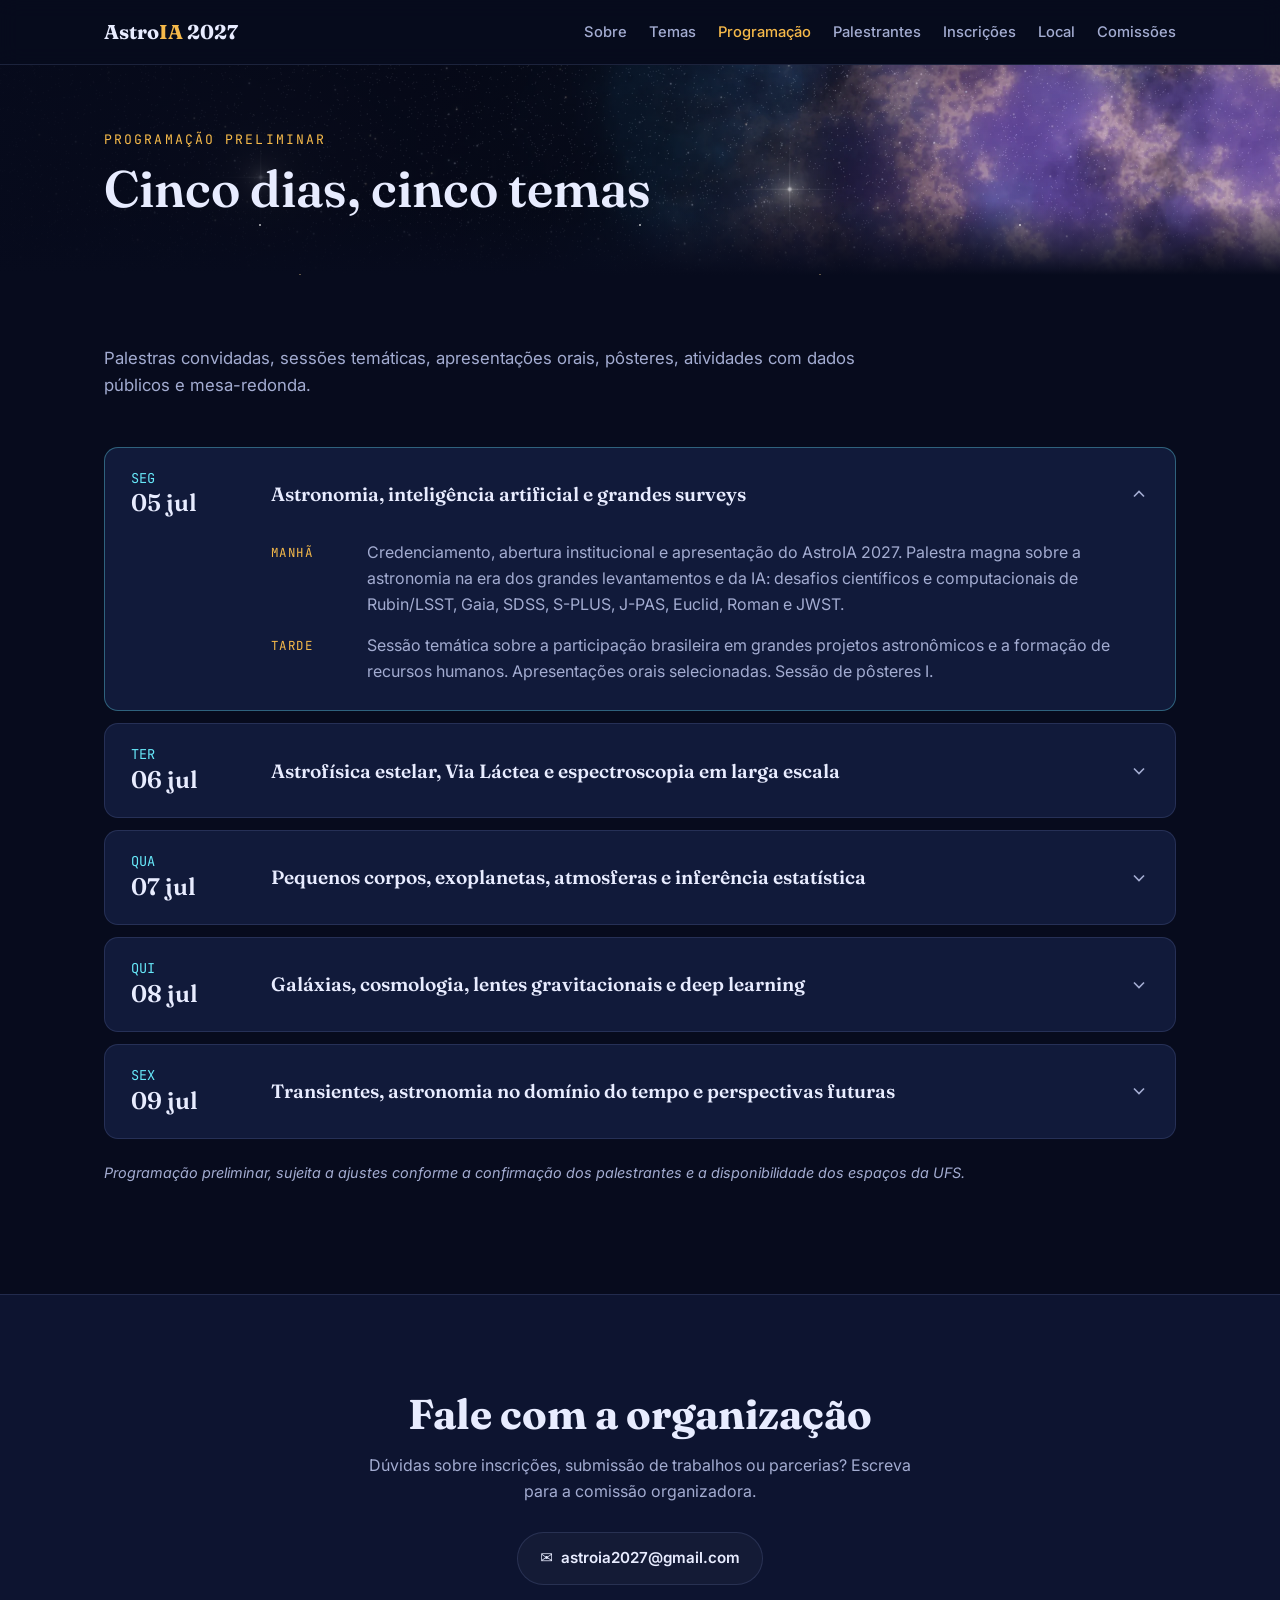
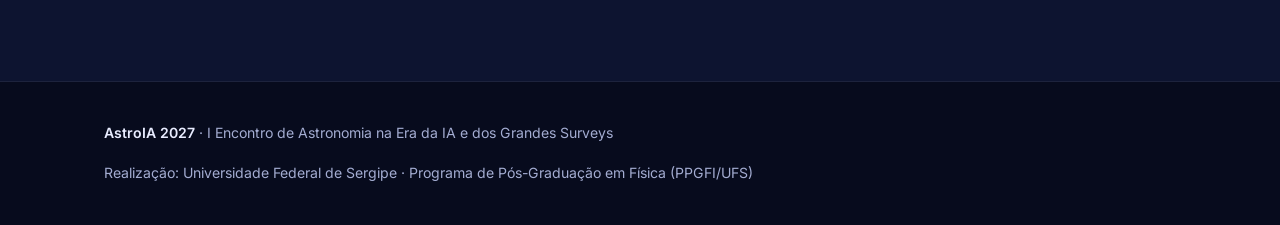
<file: programacao/index.html>
<!DOCTYPE html>
<html lang="pt-BR">
<head>
  <meta charset="UTF-8">
  <meta name="viewport" content="width=device-width, initial-scale=1">
  <title>Programação · AstroIA 2027</title>
  <meta name="description" content="Programação preliminar do AstroIA 2027, de 5 a 9 de julho de 2027: palestras, sessões temáticas, pôsteres, atividades com dados públicos e mesa-redonda.">
  <meta property="og:title" content="Programação · AstroIA 2027">
  <meta property="og:description" content="Programação preliminar do AstroIA 2027, de 5 a 9 de julho de 2027: palestras, sessões temáticas, pôsteres, atividades com dados públicos e mesa-redonda.">
  <meta property="og:type" content="website">
  <meta property="og:url" content="https://astroia2027.github.io/programacao/">
  <link rel="icon" href="data:image/svg+xml,<svg xmlns='http://www.w3.org/2000/svg' viewBox='0 0 64 64'><circle cx='32' cy='32' r='30' fill='%230b1026'/><circle cx='32' cy='32' r='9' fill='%23f5b94a'/><ellipse cx='32' cy='32' rx='24' ry='8' fill='none' stroke='%2367e8f9' stroke-width='3' transform='rotate(-25 32 32)'/></svg>">
  <link rel="preconnect" href="https://fonts.googleapis.com">
  <link rel="preconnect" href="https://fonts.gstatic.com" crossorigin>
  <link href="https://fonts.googleapis.com/css2?family=Fraunces:opsz,wght@9..144,400;9..144,600;9..144,700&family=Inter:wght@400;500;600&family=JetBrains+Mono:wght@400;500&display=swap" rel="stylesheet">
  <link rel="stylesheet" href="/assets/css/style.css">
  <script src="/assets/js/main.js" defer></script>
</head>
<body>

  <nav aria-label="Navegação principal">
    <div class="wrap">
      <a href="/" class="brand">Astro<span>IA</span> 2027</a>
      <button class="menu-btn" aria-label="Abrir menu" aria-expanded="false" aria-controls="menu">☰</button>
      <ul class="nav-links" id="menu">
        <li><a href="/sobre/">Sobre</a></li>
        <li><a href="/temas/">Temas</a></li>
        <li><a href="/programacao/" aria-current="page">Programação</a></li>
        <li><a href="/palestrantes/">Palestrantes</a></li>
        <li><a href="/inscricoes/">Inscrições</a></li>
        <li><a href="/local/">Local</a></li>
        <li><a href="/comissoes/">Comissões</a></li>
      </ul>
    </div>
  </nav>

  <header class="page-hero">
    <div class="stars" aria-hidden="true"></div>
    <div class="wrap">
      <span class="kicker mono">Programação preliminar</span>
      <h1>Cinco dias, cinco temas</h1>
    </div>
  </header>

  <main>

    <section id="programacao">
      <div class="wrap">
        <div class="section-head">
          <p>Palestras convidadas, sessões temáticas, apresentações orais, pôsteres, atividades com dados públicos e mesa-redonda.</p>
        </div>

        <div class="program">
          <details class="day" open>
            <summary>
              <div class="day-date">SEG<b>05 jul</b></div>
              <div class="day-theme">Astronomia, inteligência artificial e grandes surveys</div>
              <svg class="chev" width="20" height="20" viewBox="0 0 24 24" fill="none" stroke="currentColor" stroke-width="2"><path d="m6 9 6 6 6-6"/></svg>
            </summary>
            <div class="day-body">
              <div class="slot"><span class="when mono">Manhã</span><p>Credenciamento, abertura institucional e apresentação do AstroIA 2027. Palestra magna sobre a astronomia na era dos grandes levantamentos e da IA: desafios científicos e computacionais de Rubin/LSST, Gaia, SDSS, S-PLUS, J-PAS, Euclid, Roman e JWST.</p></div>
              <div class="slot"><span class="when mono">Tarde</span><p>Sessão temática sobre a participação brasileira em grandes projetos astronômicos e a formação de recursos humanos. Apresentações orais selecionadas. Sessão de pôsteres I.</p></div>
            </div>
          </details>

          <details class="day">
            <summary>
              <div class="day-date">TER<b>06 jul</b></div>
              <div class="day-theme">Astrofísica estelar, Via Láctea e espectroscopia em larga escala</div>
              <svg class="chev" width="20" height="20" viewBox="0 0 24 24" fill="none" stroke="currentColor" stroke-width="2"><path d="m6 9 6 6 6-6"/></svg>
            </summary>
            <div class="day-body">
              <div class="slot"><span class="when mono">Manhã</span><p>Astrofísica estelar na era dos grandes bancos de dados: Gaia, APOGEE/SDSS, arqueologia galáctica, evolução química da Via Láctea e aprendizado de máquina na determinação de parâmetros estelares e abundâncias químicas.</p></div>
              <div class="slot"><span class="when mono">Tarde</span><p>Atividade demonstrativa com dados públicos de grandes levantamentos estelares: obtenção, curadoria, cruzamento e interpretação de catálogos. Apresentações orais e pôsteres.</p></div>
            </div>
          </details>

          <details class="day">
            <summary>
              <div class="day-date">QUA<b>07 jul</b></div>
              <div class="day-theme">Pequenos corpos, exoplanetas, atmosferas e inferência estatística</div>
              <svg class="chev" width="20" height="20" viewBox="0 0 24 24" fill="none" stroke="currentColor" stroke-width="2"><path d="m6 9 6 6 6-6"/></svg>
            </summary>
            <div class="day-body">
              <div class="slot"><span class="when mono">Manhã</span><p>Exoplanetas e atmosferas planetárias com dados do JWST, HST, Ariel e espectroscopia de alta resolução. Técnicas estatísticas e IA na modelagem de espectros de transmissão e emissão.</p></div>
              <div class="slot"><span class="when mono">Tarde</span><p>Discussão científica em grupos sobre problemas comuns entre subáreas que usam grandes volumes de dados, com foco na construção de projetos colaborativos.</p></div>
            </div>
          </details>

          <details class="day">
            <summary>
              <div class="day-date">QUI<b>08 jul</b></div>
              <div class="day-theme">Galáxias, cosmologia, lentes gravitacionais e deep learning</div>
              <svg class="chev" width="20" height="20" viewBox="0 0 24 24" fill="none" stroke="currentColor" stroke-width="2"><path d="m6 9 6 6 6-6"/></svg>
            </summary>
            <div class="day-body">
              <div class="slot"><span class="when mono">Manhã</span><p>Astrofísica extragaláctica, lentes gravitacionais, morfologia de galáxias e deep learning em imagens astronômicas, com perspectivas de Rubin/LSST, Euclid, Roman e DES.</p></div>
              <div class="slot"><span class="when mono">Tarde</span><p>Cosmologia, grandes estruturas e inferência estatística. Desafio científico em pequenos grupos com dados públicos: classificação, visualização e interpretação.</p></div>
            </div>
          </details>

          <details class="day">
            <summary>
              <div class="day-date">SEX<b>09 jul</b></div>
              <div class="day-theme">Transientes, astronomia no domínio do tempo e perspectivas futuras</div>
              <svg class="chev" width="20" height="20" viewBox="0 0 24 24" fill="none" stroke="currentColor" stroke-width="2"><path d="m6 9 6 6 6-6"/></svg>
            </summary>
            <div class="day-body">
              <div class="slot"><span class="when mono">Manhã</span><p>Transientes, variabilidade estelar, supernovas, eventos raros e sistemas de alerta do Rubin/LSST: brokers, classificação automática e identificação rápida de fenômenos variáveis.</p></div>
              <div class="slot"><span class="when mono">Tarde</span><p>Resultados do desafio com dados públicos. Mesa-redonda <em>“O Brasil nos grandes projetos internacionais: desafios, oportunidades e caminhos para a formação de novas gerações”</em>. Encerramento e menção honrosa aos melhores trabalhos de estudantes.</p></div>
            </div>
          </details>
        </div>
        <p class="note">Programação preliminar, sujeita a ajustes conforme a confirmação dos palestrantes e a disponibilidade dos espaços da UFS.</p>
      </div>
    </section>

    <section class="contact alt" id="contato">
      <div class="wrap">
        <h2>Fale com a organização</h2>
        <p>Dúvidas sobre inscrições, submissão de trabalhos ou parcerias? Escreva para a comissão organizadora.</p>
        <p class="email">✉&nbsp; astroia2027@gmail.com</p>
      </div>
    </section>

  </main>

  <footer>
    <div class="wrap">
      <div><strong>AstroIA 2027</strong> · I Encontro de Astronomia na Era da IA e dos Grandes Surveys</div>
      <div>Realização: Universidade Federal de Sergipe · Programa de Pós-Graduação em Física (PPGFI/UFS)</div>
    </div>
  </footer>

</body>
</html>
</file>
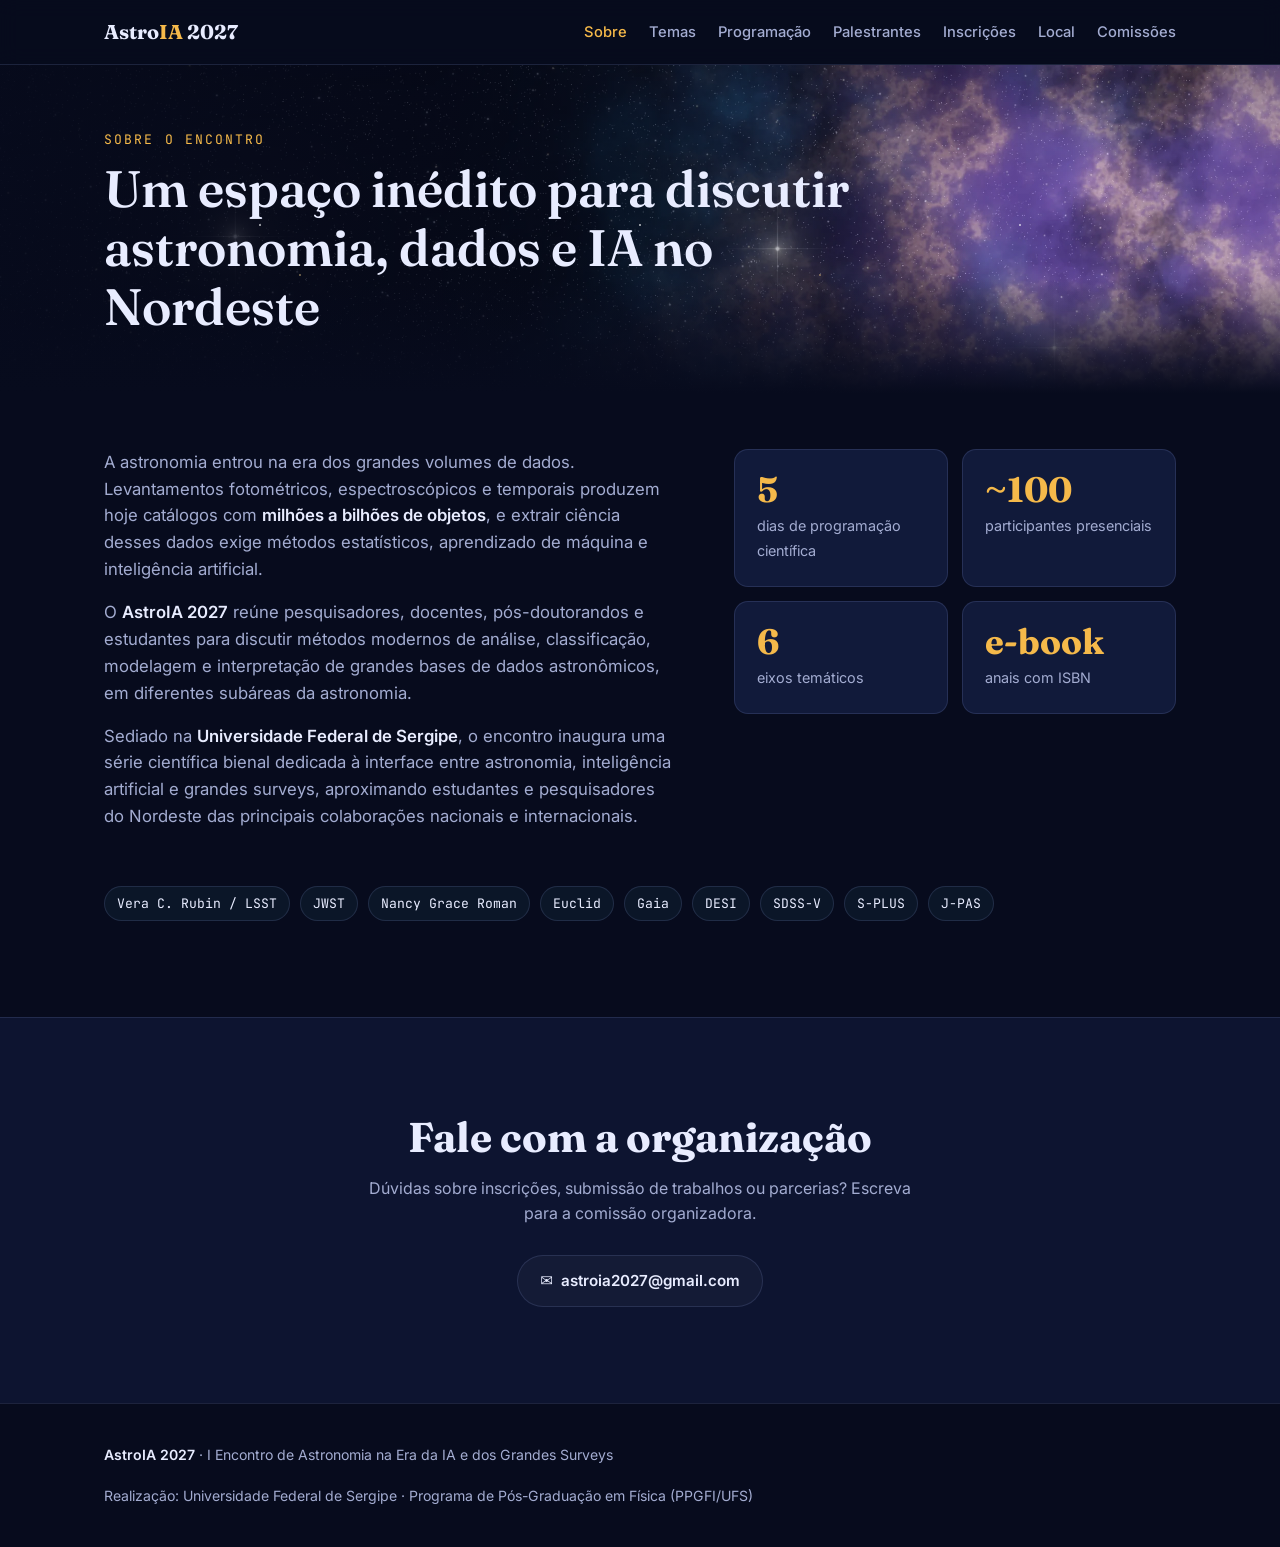
<file: sobre/index.html>
<!DOCTYPE html>
<html lang="pt-BR">
<head>
  <meta charset="UTF-8">
  <meta name="viewport" content="width=device-width, initial-scale=1">
  <title>Sobre · AstroIA 2027</title>
  <meta name="description" content="Sobre o AstroIA 2027: encontro científico sobre astronomia, inteligência artificial e grandes surveys, na Universidade Federal de Sergipe.">
  <meta property="og:title" content="Sobre · AstroIA 2027">
  <meta property="og:description" content="Sobre o AstroIA 2027: encontro científico sobre astronomia, inteligência artificial e grandes surveys, na Universidade Federal de Sergipe.">
  <meta property="og:type" content="website">
  <meta property="og:url" content="https://astroia2027.github.io/sobre/">
  <link rel="icon" href="data:image/svg+xml,<svg xmlns='http://www.w3.org/2000/svg' viewBox='0 0 64 64'><circle cx='32' cy='32' r='30' fill='%230b1026'/><circle cx='32' cy='32' r='9' fill='%23f5b94a'/><ellipse cx='32' cy='32' rx='24' ry='8' fill='none' stroke='%2367e8f9' stroke-width='3' transform='rotate(-25 32 32)'/></svg>">
  <link rel="preconnect" href="https://fonts.googleapis.com">
  <link rel="preconnect" href="https://fonts.gstatic.com" crossorigin>
  <link href="https://fonts.googleapis.com/css2?family=Fraunces:opsz,wght@9..144,400;9..144,600;9..144,700&family=Inter:wght@400;500;600&family=JetBrains+Mono:wght@400;500&display=swap" rel="stylesheet">
  <link rel="stylesheet" href="/assets/css/style.css">
  <script src="/assets/js/main.js" defer></script>
</head>
<body>

  <nav aria-label="Navegação principal">
    <div class="wrap">
      <a href="/" class="brand">Astro<span>IA</span> 2027</a>
      <button class="menu-btn" aria-label="Abrir menu" aria-expanded="false" aria-controls="menu">☰</button>
      <ul class="nav-links" id="menu">
        <li><a href="/sobre/" aria-current="page">Sobre</a></li>
        <li><a href="/temas/">Temas</a></li>
        <li><a href="/programacao/">Programação</a></li>
        <li><a href="/palestrantes/">Palestrantes</a></li>
        <li><a href="/inscricoes/">Inscrições</a></li>
        <li><a href="/local/">Local</a></li>
        <li><a href="/comissoes/">Comissões</a></li>
      </ul>
    </div>
  </nav>

  <header class="page-hero">
    <div class="stars" aria-hidden="true"></div>
    <div class="wrap">
      <span class="kicker mono">Sobre o encontro</span>
      <h1>Um espaço inédito para discutir astronomia, dados e IA no Nordeste</h1>
    </div>
  </header>

  <main>

    <section id="sobre">
      <div class="wrap">
        <div class="about-grid">
          <div>
            <p>A astronomia entrou na era dos grandes volumes de dados. Levantamentos fotométricos, espectroscópicos e temporais produzem hoje catálogos com <strong>milhões a bilhões de objetos</strong>, e extrair ciência desses dados exige métodos estatísticos, aprendizado de máquina e inteligência artificial.</p>
            <p>O <strong>AstroIA 2027</strong> reúne pesquisadores, docentes, pós-doutorandos e estudantes para discutir métodos modernos de análise, classificação, modelagem e interpretação de grandes bases de dados astronômicos, em diferentes subáreas da astronomia.</p>
            <p>Sediado na <strong>Universidade Federal de Sergipe</strong>, o encontro inaugura uma série científica bienal dedicada à interface entre astronomia, inteligência artificial e grandes surveys, aproximando estudantes e pesquisadores do Nordeste das principais colaborações nacionais e internacionais.</p>
          </div>
          <div class="stats">
            <div class="stat"><b>5</b><span>dias de programação científica</span></div>
            <div class="stat"><b>~100</b><span>participantes presenciais</span></div>
            <div class="stat"><b>6</b><span>eixos temáticos</span></div>
            <div class="stat"><b>e-book</b><span>anais com ISBN</span></div>
          </div>
        </div>
        <div class="surveys" aria-label="Surveys e observatórios em discussão">
          <span>Vera C. Rubin / LSST</span><span>JWST</span><span>Nancy Grace Roman</span><span>Euclid</span><span>Gaia</span><span>DESI</span><span>SDSS-V</span><span>S-PLUS</span><span>J-PAS</span>
        </div>
      </div>
    </section>

    <section class="contact alt" id="contato">
      <div class="wrap">
        <h2>Fale com a organização</h2>
        <p>Dúvidas sobre inscrições, submissão de trabalhos ou parcerias? Escreva para a comissão organizadora.</p>
        <p class="email">✉&nbsp; astroia2027@gmail.com</p>
      </div>
    </section>

  </main>

  <footer>
    <div class="wrap">
      <div><strong>AstroIA 2027</strong> · I Encontro de Astronomia na Era da IA e dos Grandes Surveys</div>
      <div>Realização: Universidade Federal de Sergipe · Programa de Pós-Graduação em Física (PPGFI/UFS)</div>
    </div>
  </footer>

</body>
</html>
</file>
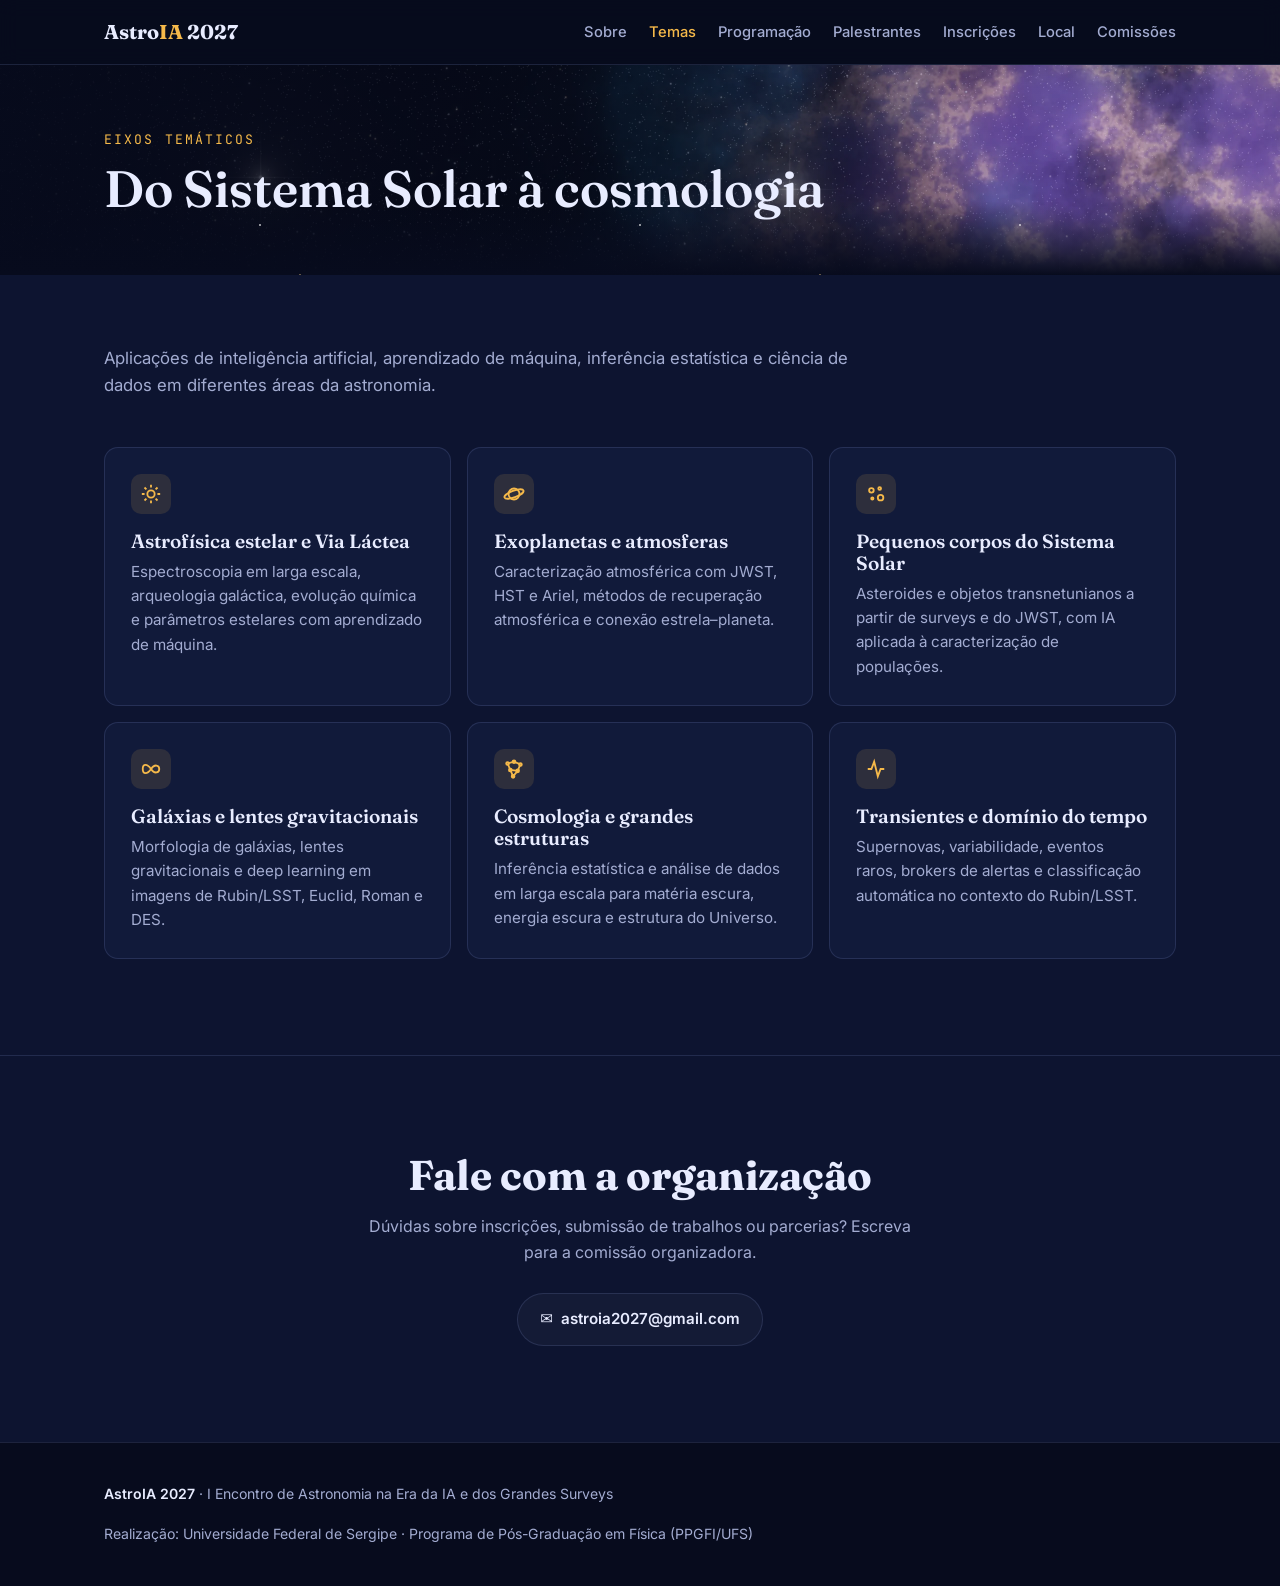
<file: temas/index.html>
<!DOCTYPE html>
<html lang="pt-BR">
<head>
  <meta charset="UTF-8">
  <meta name="viewport" content="width=device-width, initial-scale=1">
  <title>Eixos temáticos · AstroIA 2027</title>
  <meta name="description" content="Eixos temáticos do AstroIA 2027: astrofísica estelar, exoplanetas, pequenos corpos, galáxias, cosmologia e transientes com inteligência artificial.">
  <meta property="og:title" content="Eixos temáticos · AstroIA 2027">
  <meta property="og:description" content="Eixos temáticos do AstroIA 2027: astrofísica estelar, exoplanetas, pequenos corpos, galáxias, cosmologia e transientes com inteligência artificial.">
  <meta property="og:type" content="website">
  <meta property="og:url" content="https://astroia2027.github.io/temas/">
  <link rel="icon" href="data:image/svg+xml,<svg xmlns='http://www.w3.org/2000/svg' viewBox='0 0 64 64'><circle cx='32' cy='32' r='30' fill='%230b1026'/><circle cx='32' cy='32' r='9' fill='%23f5b94a'/><ellipse cx='32' cy='32' rx='24' ry='8' fill='none' stroke='%2367e8f9' stroke-width='3' transform='rotate(-25 32 32)'/></svg>">
  <link rel="preconnect" href="https://fonts.googleapis.com">
  <link rel="preconnect" href="https://fonts.gstatic.com" crossorigin>
  <link href="https://fonts.googleapis.com/css2?family=Fraunces:opsz,wght@9..144,400;9..144,600;9..144,700&family=Inter:wght@400;500;600&family=JetBrains+Mono:wght@400;500&display=swap" rel="stylesheet">
  <link rel="stylesheet" href="/assets/css/style.css">
  <script src="/assets/js/main.js" defer></script>
</head>
<body>

  <nav aria-label="Navegação principal">
    <div class="wrap">
      <a href="/" class="brand">Astro<span>IA</span> 2027</a>
      <button class="menu-btn" aria-label="Abrir menu" aria-expanded="false" aria-controls="menu">☰</button>
      <ul class="nav-links" id="menu">
        <li><a href="/sobre/">Sobre</a></li>
        <li><a href="/temas/" aria-current="page">Temas</a></li>
        <li><a href="/programacao/">Programação</a></li>
        <li><a href="/palestrantes/">Palestrantes</a></li>
        <li><a href="/inscricoes/">Inscrições</a></li>
        <li><a href="/local/">Local</a></li>
        <li><a href="/comissoes/">Comissões</a></li>
      </ul>
    </div>
  </nav>

  <header class="page-hero">
    <div class="stars" aria-hidden="true"></div>
    <div class="wrap">
      <span class="kicker mono">Eixos temáticos</span>
      <h1>Do Sistema Solar à cosmologia</h1>
    </div>
  </header>

  <main>

    <section id="temas" class="alt">
      <div class="wrap">
        <div class="section-head">
          <p>Aplicações de inteligência artificial, aprendizado de máquina, inferência estatística e ciência de dados em diferentes áreas da astronomia.</p>
        </div>
        <div class="topics">
          <article class="topic">
            <div class="ico"><svg width="22" height="22" viewBox="0 0 24 24" fill="none" stroke="currentColor" stroke-width="2"><circle cx="12" cy="12" r="4"/><path d="M12 2v3M12 19v3M2 12h3M19 12h3M4.9 4.9l2.1 2.1M17 17l2.1 2.1M4.9 19.1 7 17M17 7l2.1-2.1"/></svg></div>
            <h3>Astrofísica estelar e Via Láctea</h3>
            <p>Espectroscopia em larga escala, arqueologia galáctica, evolução química e parâmetros estelares com aprendizado de máquina.</p>
          </article>
          <article class="topic">
            <div class="ico"><svg width="22" height="22" viewBox="0 0 24 24" fill="none" stroke="currentColor" stroke-width="2"><circle cx="12" cy="12" r="6"/><ellipse cx="12" cy="12" rx="11" ry="3.5" transform="rotate(-20 12 12)"/></svg></div>
            <h3>Exoplanetas e atmosferas</h3>
            <p>Caracterização atmosférica com JWST, HST e Ariel, métodos de recuperação atmosférica e conexão estrela–planeta.</p>
          </article>
          <article class="topic">
            <div class="ico"><svg width="22" height="22" viewBox="0 0 24 24" fill="none" stroke="currentColor" stroke-width="2"><circle cx="7" cy="8" r="2.5"/><circle cx="16" cy="6" r="1.5"/><circle cx="17" cy="16" r="3"/><circle cx="8" cy="17" r="1.2"/></svg></div>
            <h3>Pequenos corpos do Sistema Solar</h3>
            <p>Asteroides e objetos transnetunianos a partir de surveys e do JWST, com IA aplicada à caracterização de populações.</p>
          </article>
          <article class="topic">
            <div class="ico"><svg width="22" height="22" viewBox="0 0 24 24" fill="none" stroke="currentColor" stroke-width="2"><path d="M12 12c4-6 9-4 9 0s-5 6-9 0-9-6-9 0 5 6 9 0z"/></svg></div>
            <h3>Galáxias e lentes gravitacionais</h3>
            <p>Morfologia de galáxias, lentes gravitacionais e deep learning em imagens de Rubin/LSST, Euclid, Roman e DES.</p>
          </article>
          <article class="topic">
            <div class="ico"><svg width="22" height="22" viewBox="0 0 24 24" fill="none" stroke="currentColor" stroke-width="2"><circle cx="5" cy="6" r="1.5"/><circle cx="12" cy="4" r="1.5"/><circle cx="19" cy="7" r="1.5"/><circle cx="8" cy="13" r="1.5"/><circle cx="16" cy="14" r="1.5"/><circle cx="11" cy="20" r="1.5"/><path d="M5 6l7-2 7 3M5 6l3 7 8 1 3-7M8 13l3 7 5-6"/></svg></div>
            <h3>Cosmologia e grandes estruturas</h3>
            <p>Inferência estatística e análise de dados em larga escala para matéria escura, energia escura e estrutura do Universo.</p>
          </article>
          <article class="topic">
            <div class="ico"><svg width="22" height="22" viewBox="0 0 24 24" fill="none" stroke="currentColor" stroke-width="2"><path d="M3 12h4l3-8 4 16 3-8h4"/></svg></div>
            <h3>Transientes e domínio do tempo</h3>
            <p>Supernovas, variabilidade, eventos raros, brokers de alertas e classificação automática no contexto do Rubin/LSST.</p>
          </article>
        </div>
      </div>
    </section>

    <section class="contact alt" id="contato">
      <div class="wrap">
        <h2>Fale com a organização</h2>
        <p>Dúvidas sobre inscrições, submissão de trabalhos ou parcerias? Escreva para a comissão organizadora.</p>
        <p class="email">✉&nbsp; astroia2027@gmail.com</p>
      </div>
    </section>

  </main>

  <footer>
    <div class="wrap">
      <div><strong>AstroIA 2027</strong> · I Encontro de Astronomia na Era da IA e dos Grandes Surveys</div>
      <div>Realização: Universidade Federal de Sergipe · Programa de Pós-Graduação em Física (PPGFI/UFS)</div>
    </div>
  </footer>

</body>
</html>
</file>
<file: assets/css/style.css>
:root {
  --bg: #070b1d;
  --bg-2: #0d1430;
  --panel: #111a3a;
  --line: rgba(160, 180, 255, 0.14);
  --text: #e8ecff;
  --muted: #a3acd1;
  --gold: #f5b94a;
  --cyan: #67e8f9;
  --violet: #a78bfa;
  --radius: 14px;
  --max: 1120px;
}
* { box-sizing: border-box; }
html { scroll-behavior: smooth; scroll-padding-top: 72px; }
body {
  margin: 0;
  font-family: "Inter", system-ui, sans-serif;
  background: var(--bg);
  color: var(--text);
  line-height: 1.6;
  -webkit-font-smoothing: antialiased;
}
a { color: var(--cyan); }
h1, h2, h3 { font-family: "Fraunces", Georgia, serif; line-height: 1.15; margin: 0; }
.wrap { max-width: var(--max); margin: 0 auto; padding: 0 24px; }
.mono { font-family: "JetBrains Mono", monospace; letter-spacing: 0.02em; }
.todo {
  background: rgba(245, 185, 74, 0.14);
  border: 1px dashed rgba(245, 185, 74, 0.6);
  color: var(--gold);
  padding: 0 6px;
  border-radius: 6px;
  font-size: 0.92em;
  white-space: nowrap;
}

/* NAV */
nav {
  position: sticky; top: 0; z-index: 50;
  background: rgba(7, 11, 29, 0.82);
  backdrop-filter: blur(10px);
  border-bottom: 1px solid var(--line);
}
nav .wrap { display: flex; align-items: center; justify-content: space-between; height: 64px; }
.brand { font-family: "Fraunces", serif; font-weight: 700; font-size: 1.25rem; color: var(--text); text-decoration: none; }
.brand span { color: var(--gold); }
.nav-links { display: flex; gap: 22px; list-style: none; margin: 0; padding: 0; }
.nav-links a { color: var(--muted); text-decoration: none; font-size: 0.92rem; font-weight: 500; }
.nav-links a:hover { color: var(--text); }
.nav-links a[aria-current="page"] { color: var(--gold); }
.menu-btn { display: none; background: none; border: 1px solid var(--line); color: var(--text); border-radius: 8px; padding: 6px 10px; font-size: 1rem; cursor: pointer; }

/* HERO */
.hero, .page-hero {
  position: relative; overflow: hidden;
  padding: 110px 0 120px;
  background-color: var(--bg);
  background-repeat: no-repeat;
  background-size: auto, auto, cover;
  background-position: 0 0, 0 0, center right;
}
/* Início: nebulosa + degradê escuro da esquerda e fusão com o fundo embaixo */
.hero {
  background-image:
    linear-gradient(to top, var(--bg) 0%, rgba(7, 11, 29, 0) 35%),
    linear-gradient(to right, rgba(7, 11, 29, 0.92) 0%, rgba(7, 11, 29, 0.55) 45%, rgba(7, 11, 29, 0.04) 75%),
    url("/assets/img/bg/hero-nebulosa.webp");
}
/* Páginas internas: banner + mesmo tipo de degradê */
.page-hero {
  background-image:
    linear-gradient(to top, var(--bg) 0%, rgba(7, 11, 29, 0) 35%),
    linear-gradient(to right, rgba(7, 11, 29, 0.92) 0%, rgba(7, 11, 29, 0.55) 45%, rgba(7, 11, 29, 0.04) 75%),
    url("/assets/img/bg/banner-paginas.webp");
}
.stars, .stars::before, .stars::after {
  position: absolute; inset: 0; pointer-events: none;
  background-repeat: repeat;
}
.stars {
  background-image:
    radial-gradient(1px 1px at 20px 30px, #fff 50%, transparent 51%),
    radial-gradient(1px 1px at 140px 80px, #cfd8ff 50%, transparent 51%),
    radial-gradient(1.5px 1.5px at 260px 160px, #fff 50%, transparent 51%),
    radial-gradient(1px 1px at 330px 40px, #9fb0ff 50%, transparent 51%),
    radial-gradient(1px 1px at 80px 220px, #fff 50%, transparent 51%);
  background-size: 380px 260px;
  opacity: 0.55;
}
.stars::before {
  content: "";
  background-image:
    radial-gradient(1px 1px at 60px 120px, #fff 50%, transparent 51%),
    radial-gradient(2px 2px at 300px 210px, #f5d18a 50%, transparent 51%),
    radial-gradient(1px 1px at 190px 20px, #fff 50%, transparent 51%);
  background-size: 520px 340px;
  opacity: 0.7;
  animation: twinkle 6s ease-in-out infinite alternate;
}
@keyframes twinkle { from { opacity: 0.25; } to { opacity: 0.85; } }
@media (prefers-reduced-motion: reduce) { .stars::before { animation: none; } }

.hero .wrap, .page-hero .wrap { position: relative; }
.hero h1 { font-size: clamp(3rem, 8vw, 6rem); font-weight: 700; letter-spacing: -0.02em; }
.hero h1 em { font-style: normal; color: var(--gold); }
.hero .subtitle { font-family: "Fraunces", serif; font-size: clamp(1.2rem, 2.4vw, 1.6rem); color: var(--text); max-width: 720px; margin: 18px 0 30px; font-weight: 400; }
.facts { display: flex; flex-wrap: wrap; gap: 14px 28px; margin-bottom: 38px; color: var(--muted); }
.facts div { display: flex; align-items: center; gap: 10px; }
.facts svg { flex: none; color: var(--gold); }
.facts strong { color: var(--text); font-weight: 600; }
.cta { display: flex; flex-wrap: wrap; gap: 14px; }
.btn {
  display: inline-flex; align-items: center; gap: 8px;
  padding: 13px 22px; border-radius: 999px;
  font-weight: 600; font-size: 0.95rem; text-decoration: none;
  transition: transform .15s ease, background .15s ease;
}
.btn:hover { transform: translateY(-1px); }
.btn-primary { background: var(--gold); color: #1a1205; }
.btn-ghost { border: 1px solid var(--line); color: var(--text); background: rgba(255,255,255,0.03); }
.btn[aria-disabled="true"] { opacity: 0.85; cursor: default; }

/* PAGE HEADER (páginas internas) */
.page-hero { padding: 64px 0 56px; }
.page-hero .kicker { display: block; margin-bottom: 12px; }
.page-hero h1 { font-size: clamp(2rem, 5vw, 3.2rem); font-weight: 600; max-width: 820px; }
.page-hero + main > section:first-child { border-top: 0; padding-top: 56px; }

/* SECTIONS */
section { padding: 96px 0; border-top: 1px solid var(--line); }
section.alt { background: var(--bg-2); }
.section-head { margin-bottom: 48px; max-width: 760px; }
.section-head .kicker, .page-hero .kicker { color: var(--gold); font-size: 0.82rem; text-transform: uppercase; letter-spacing: 0.16em; margin-bottom: 10px; display: block; }
.section-head h2 { font-size: clamp(2rem, 4vw, 2.8rem); font-weight: 600; }
.section-head p { color: var(--muted); font-size: 1.05rem; margin: 14px 0 0; }

/* ABOUT */
.about-grid { display: grid; grid-template-columns: 1.3fr 1fr; gap: 56px; align-items: start; }
.about-grid p { color: var(--muted); margin: 0 0 16px; font-size: 1.05rem; }
.about-grid p strong { color: var(--text); font-weight: 600; }
.stats { display: grid; grid-template-columns: 1fr 1fr; gap: 14px; }
.stat { background: var(--panel); border: 1px solid var(--line); border-radius: var(--radius); padding: 22px; }
.stat b { display: block; font-family: "Fraunces", serif; font-size: 2.2rem; color: var(--gold); line-height: 1; margin-bottom: 6px; }
.stat span { color: var(--muted); font-size: 0.9rem; }
.surveys { margin-top: 40px; display: flex; flex-wrap: wrap; gap: 10px; }
.surveys span {
  font-family: "JetBrains Mono", monospace; font-size: 0.82rem;
  border: 1px solid var(--line); color: var(--text);
  padding: 6px 12px; border-radius: 999px; background: rgba(103, 232, 249, 0.05);
}

/* HOME */
.more { display: inline-block; margin-top: 4px; font-weight: 600; text-decoration: none; }
.more:hover { text-decoration: underline; }
.cards { display: grid; grid-template-columns: repeat(3, 1fr); gap: 16px; }
a.card { display: block; background: var(--panel); border: 1px solid var(--line); border-radius: var(--radius); padding: 26px; text-decoration: none; color: var(--text); transition: border-color .2s ease, transform .15s ease; }
a.card:hover { border-color: rgba(245, 185, 74, 0.45); transform: translateY(-2px); }
a.card h3 { font-size: 1.2rem; font-weight: 600; margin-bottom: 8px; }
a.card p { margin: 0 0 14px; color: var(--muted); font-size: 0.95rem; }
a.card .go { color: var(--gold); font-weight: 600; font-size: 0.9rem; }

/* 404 */
.notfound .btn { margin-top: 28px; }

/* INSCRIÇÕES · VALORES */
.sr-only { position: absolute; width: 1px; height: 1px; padding: 0; margin: -1px; overflow: hidden; clip: rect(0, 0, 0, 0); white-space: nowrap; border: 0; }
.price-table { background: var(--panel); border: 1px solid var(--line); border-radius: var(--radius); overflow: hidden; }
.price-table table { width: 100%; border-collapse: collapse; }
.price-table thead th { color: var(--gold); font-family: "JetBrains Mono", monospace; font-size: 0.82rem; font-weight: 500; text-transform: uppercase; letter-spacing: 0.12em; text-align: right; padding: 18px 26px; border-bottom: 1px solid var(--line); }
.price-table thead th:first-child { text-align: left; }
.price-table tbody th { text-align: left; font-weight: 500; color: var(--text); padding: 18px 26px; }
.price-table td { text-align: right; font-family: "JetBrains Mono", monospace; color: var(--text); padding: 18px 26px; white-space: nowrap; }
.price-table tbody tr + tr > * { border-top: 1px solid var(--line); }
.notes { list-style: none; margin: 24px 0 0; padding: 0; color: var(--muted); font-size: 0.95rem; }
.notes li { padding: 4px 0; }

/* PALESTRANTES · EM BREVE */
.soon { background: var(--panel); border: 1px solid var(--line); border-radius: var(--radius); padding: 56px 32px; text-align: center; }
.soon .avatars { display: flex; justify-content: center; gap: 16px; margin-bottom: 28px; }
.soon .avatar { margin-bottom: 0; }
.soon h3 { font-size: 1.6rem; font-weight: 600; margin-bottom: 14px; }
.soon p { color: var(--muted); max-width: 620px; margin: 0 auto 18px; }
.soon p.small { font-size: 0.9rem; margin-bottom: 0; }

/* TOPICS */
.topics { display: grid; grid-template-columns: repeat(3, 1fr); gap: 16px; }
.topic { background: var(--panel); border: 1px solid var(--line); border-radius: var(--radius); padding: 26px; transition: border-color .2s ease; }
.topic:hover { border-color: rgba(245, 185, 74, 0.45); }
.topic .ico { width: 40px; height: 40px; border-radius: 10px; display: grid; place-items: center; background: rgba(245, 185, 74, 0.12); color: var(--gold); margin-bottom: 16px; }
.topic h3 { font-size: 1.2rem; font-weight: 600; margin-bottom: 8px; }
.topic p { margin: 0; color: var(--muted); font-size: 0.95rem; }

/* PROGRAM */
.program { display: grid; gap: 12px; }
details.day { background: var(--panel); border: 1px solid var(--line); border-radius: var(--radius); overflow: hidden; }
details.day[open] { border-color: rgba(103, 232, 249, 0.35); }
details.day summary {
  list-style: none; cursor: pointer;
  display: grid; grid-template-columns: 120px 1fr auto; gap: 20px; align-items: center;
  padding: 22px 26px;
}
details.day summary::-webkit-details-marker { display: none; }
.day-date { font-family: "JetBrains Mono", monospace; color: var(--cyan); font-size: 0.85rem; line-height: 1.3; }
.day-date b { display: block; font-size: 1.5rem; color: var(--text); font-family: "Fraunces", serif; font-weight: 600; }
.day-theme { font-family: "Fraunces", serif; font-size: 1.2rem; font-weight: 600; }
.chev { transition: transform .2s ease; color: var(--muted); }
details[open] .chev { transform: rotate(180deg); }
.day-body { padding: 0 26px 26px 166px; display: grid; gap: 16px; }
.slot { display: grid; grid-template-columns: 80px 1fr; gap: 16px; }
.slot .when { font-size: 0.78rem; text-transform: uppercase; letter-spacing: 0.12em; color: var(--gold); padding-top: 3px; }
.slot p { margin: 0; color: var(--muted); }
.note { margin-top: 22px; color: var(--muted); font-size: 0.9rem; font-style: italic; }

/* SPEAKERS */
.speakers { display: grid; grid-template-columns: repeat(3, 1fr); gap: 18px; }
.speaker { background: var(--panel); border: 1px solid var(--line); border-radius: var(--radius); padding: 28px; display: flex; flex-direction: column; }
.avatar {
  width: 72px; height: 72px; border-radius: 50%;
  display: grid; place-items: center;
  font-family: "Fraunces", serif; font-size: 1.5rem; font-weight: 600;
  background: conic-gradient(from 200deg, var(--violet), var(--cyan), var(--gold), var(--violet));
  color: #0b1026; margin-bottom: 18px;
}
.speaker h3 { font-size: 1.25rem; font-weight: 600; }
.speaker .inst { color: var(--cyan); font-size: 0.9rem; margin: 4px 0 14px; }
.speaker p { color: var(--muted); font-size: 0.93rem; margin: 0; flex: 1; }
.badge { align-self: flex-start; margin-top: 18px; font-size: 0.75rem; text-transform: uppercase; letter-spacing: 0.1em; color: var(--gold); border: 1px solid rgba(245,185,74,0.4); padding: 3px 10px; border-radius: 999px; }

/* DATES */
.timeline { display: grid; grid-template-columns: repeat(4, 1fr); gap: 0; border: 1px solid var(--line); border-radius: var(--radius); overflow: hidden; }
.tl { padding: 26px; border-right: 1px solid var(--line); background: var(--panel); }
.tl:last-child { border-right: 0; background: linear-gradient(160deg, rgba(245,185,74,0.16), var(--panel)); }
.tl .d { font-family: "JetBrains Mono", monospace; font-size: 0.95rem; color: var(--text); margin-bottom: 6px; }
.tl .l { color: var(--muted); font-size: 0.93rem; }

/* VENUE */
.venue { display: grid; grid-template-columns: 1fr 1fr; gap: 28px; align-items: stretch; }
.venue-info { background: var(--panel); border: 1px solid var(--line); border-radius: var(--radius); padding: 32px; }
.venue-info h3 { font-size: 1.4rem; margin-bottom: 12px; }
.venue-info p { color: var(--muted); margin: 0 0 14px; }
.venue iframe { width: 100%; height: 100%; min-height: 320px; border: 1px solid var(--line); border-radius: var(--radius); filter: invert(0.9) hue-rotate(190deg) saturate(0.6); }

/* COMMITTEES */
.committees { display: grid; grid-template-columns: 1fr 1fr; gap: 28px; }
.committee { background: var(--panel); border: 1px solid var(--line); border-radius: var(--radius); padding: 30px; }
.committee h3 { font-size: 1.3rem; margin-bottom: 18px; }
.committee ul { list-style: none; margin: 0; padding: 0; }
.committee li { display: flex; justify-content: space-between; gap: 16px; padding: 10px 0; border-bottom: 1px solid var(--line); }
.committee li:last-child { border-bottom: 0; }
.committee li span:last-child { color: var(--muted); font-size: 0.9rem; text-align: right; }

/* CONTACT / FOOTER */
.contact { text-align: center; }
.contact h2 { font-size: clamp(2rem, 4vw, 2.6rem); margin-bottom: 14px; }
.contact p { color: var(--muted); margin: 0 auto 28px; max-width: 560px; }
.contact p.email { display: inline-block; max-width: none; margin: 0; padding: 13px 22px; border: 1px solid var(--line); border-radius: 999px; background: rgba(255,255,255,0.03); color: var(--text); font-weight: 600; font-size: 0.95rem; user-select: all; }
footer { border-top: 1px solid var(--line); padding: 40px 0; color: var(--muted); font-size: 0.88rem; }
footer .wrap { display: flex; flex-wrap: wrap; justify-content: space-between; gap: 18px; }
footer strong { color: var(--text); font-weight: 600; }

/* RESPONSIVE */
@media (max-width: 920px) {
  .about-grid, .venue, .committees { grid-template-columns: 1fr; }
  .topics, .speakers, .cards { grid-template-columns: 1fr 1fr; }
  .timeline { grid-template-columns: 1fr 1fr; }
  .tl:nth-child(2) { border-right: 0; }
  .tl:nth-child(-n+2) { border-bottom: 1px solid var(--line); }
  .day-body { padding-left: 26px; }
}
@media (max-width: 720px) {
  .menu-btn { display: block; }
  .nav-links {
    display: none; position: absolute; top: 64px; left: 0; right: 0;
    flex-direction: column; gap: 0; background: var(--bg); border-bottom: 1px solid var(--line);
  }
  .nav-links.open { display: flex; }
  .nav-links a { display: block; padding: 14px 24px; }
  .topics, .speakers, .timeline, .cards { grid-template-columns: 1fr; }
  .tl { border-right: 0; border-bottom: 1px solid var(--line); }
  details.day summary { grid-template-columns: 1fr auto; }
  .day-date { grid-column: 1 / -1; }
  .slot { grid-template-columns: 1fr; gap: 4px; }
  section { padding: 72px 0; }
  .hero { padding: 80px 0 90px; }
  .hero, .page-hero { background-position: 0 0, 0 0, 70% center; }
  .page-hero { padding: 44px 0 40px; }
  .price-table thead { position: absolute; width: 1px; height: 1px; overflow: hidden; clip: rect(0, 0, 0, 0); }
  .price-table table, .price-table tbody, .price-table tr, .price-table th, .price-table td { display: block; }
  .price-table tbody tr + tr > * { border-top: 0; }
  .price-table tbody tr + tr { border-top: 1px solid var(--line); }
  .price-table tbody th { padding: 18px 20px 6px; }
  .price-table td { display: flex; justify-content: space-between; align-items: baseline; gap: 16px; padding: 6px 20px; white-space: normal; }
  .price-table td::before { content: attr(data-label); font-family: "Inter", system-ui, sans-serif; color: var(--muted); font-size: 0.85rem; text-align: left; }
  .price-table td:last-child { padding-bottom: 18px; }
  .soon { padding: 40px 20px; }
}
</file>
